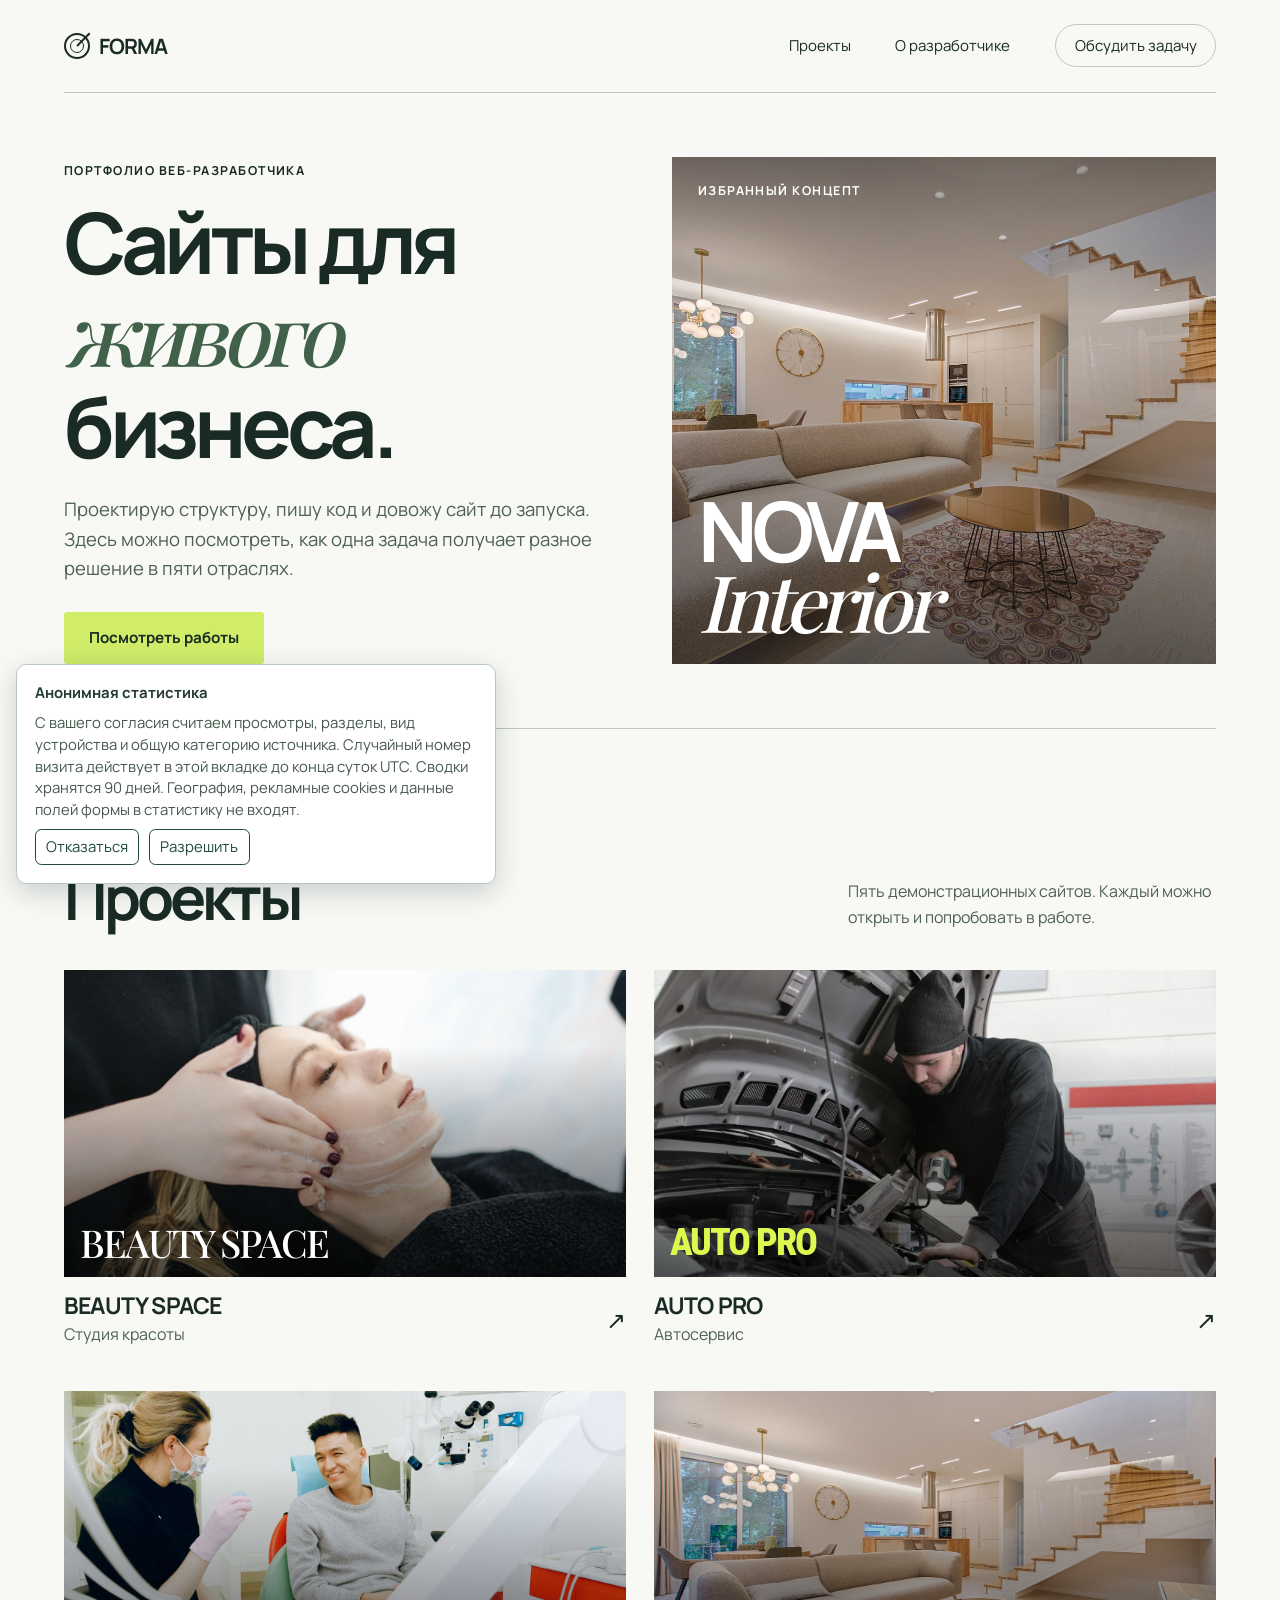
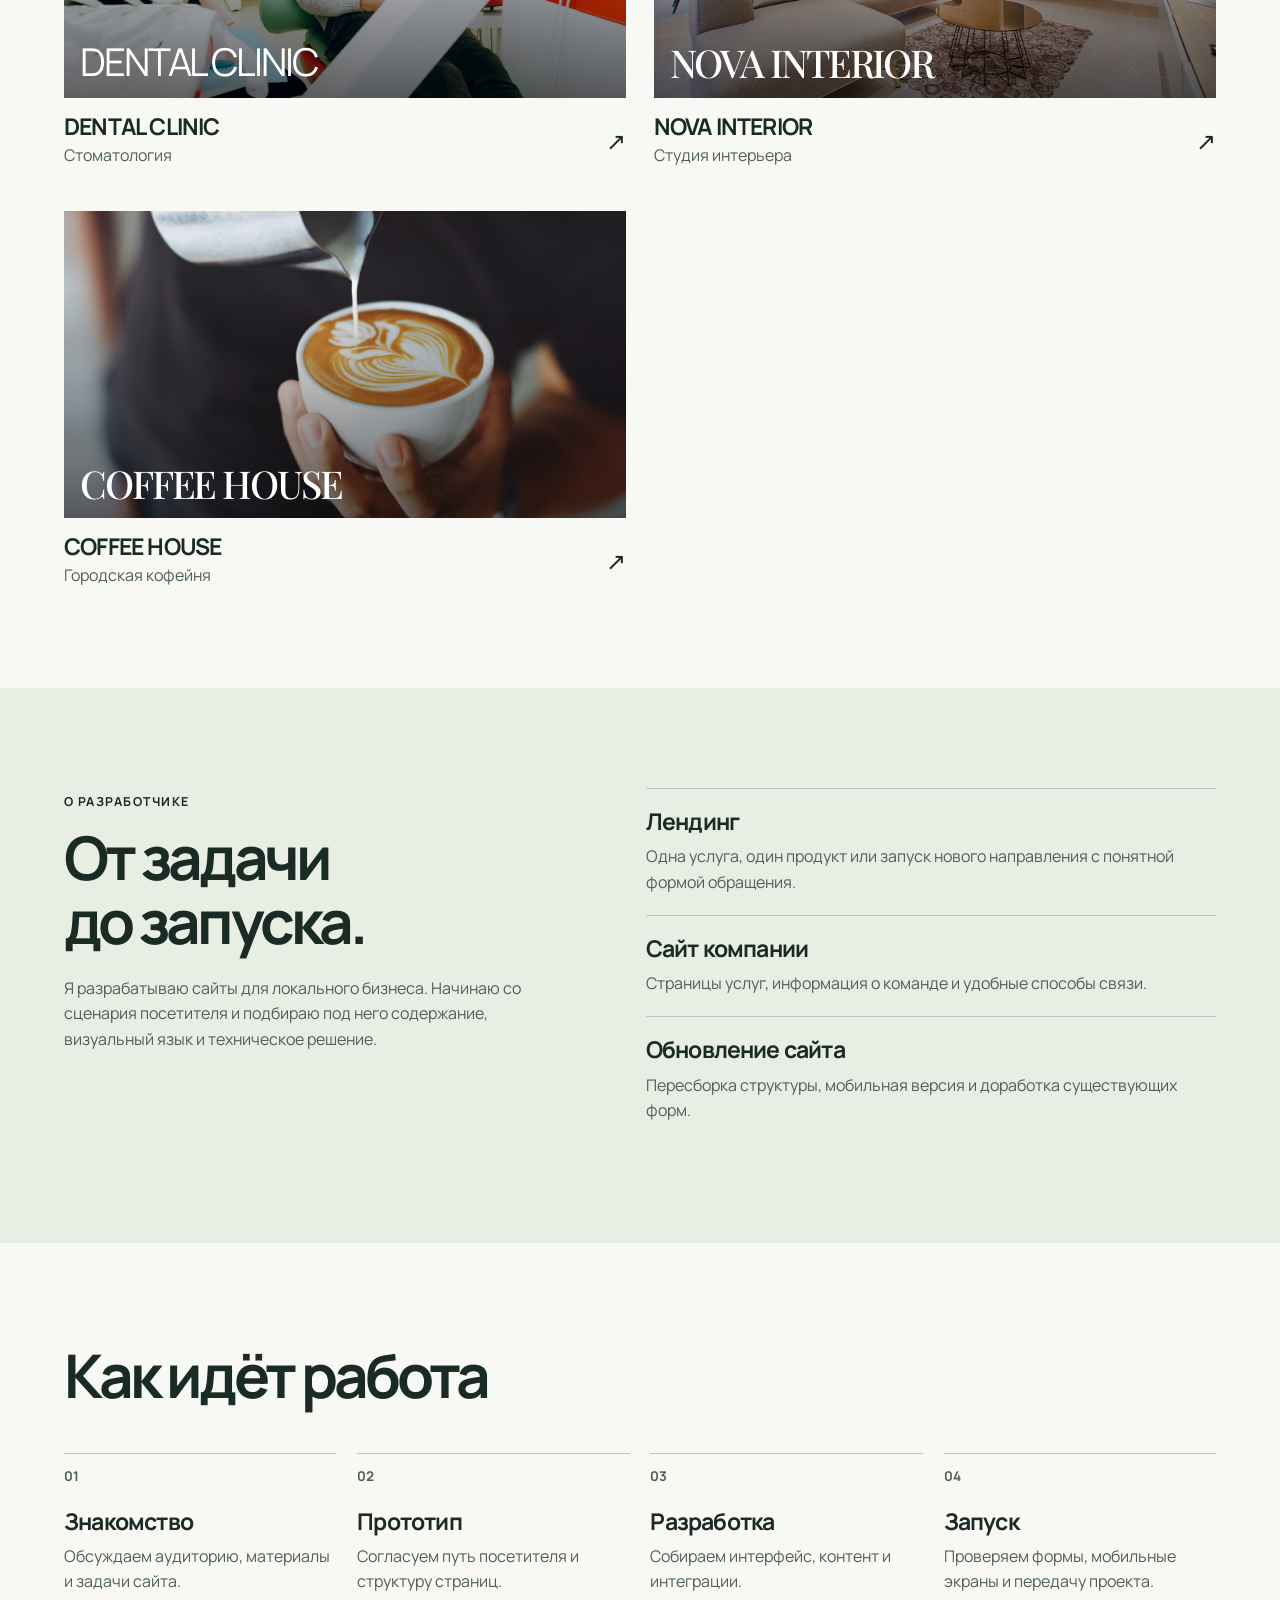
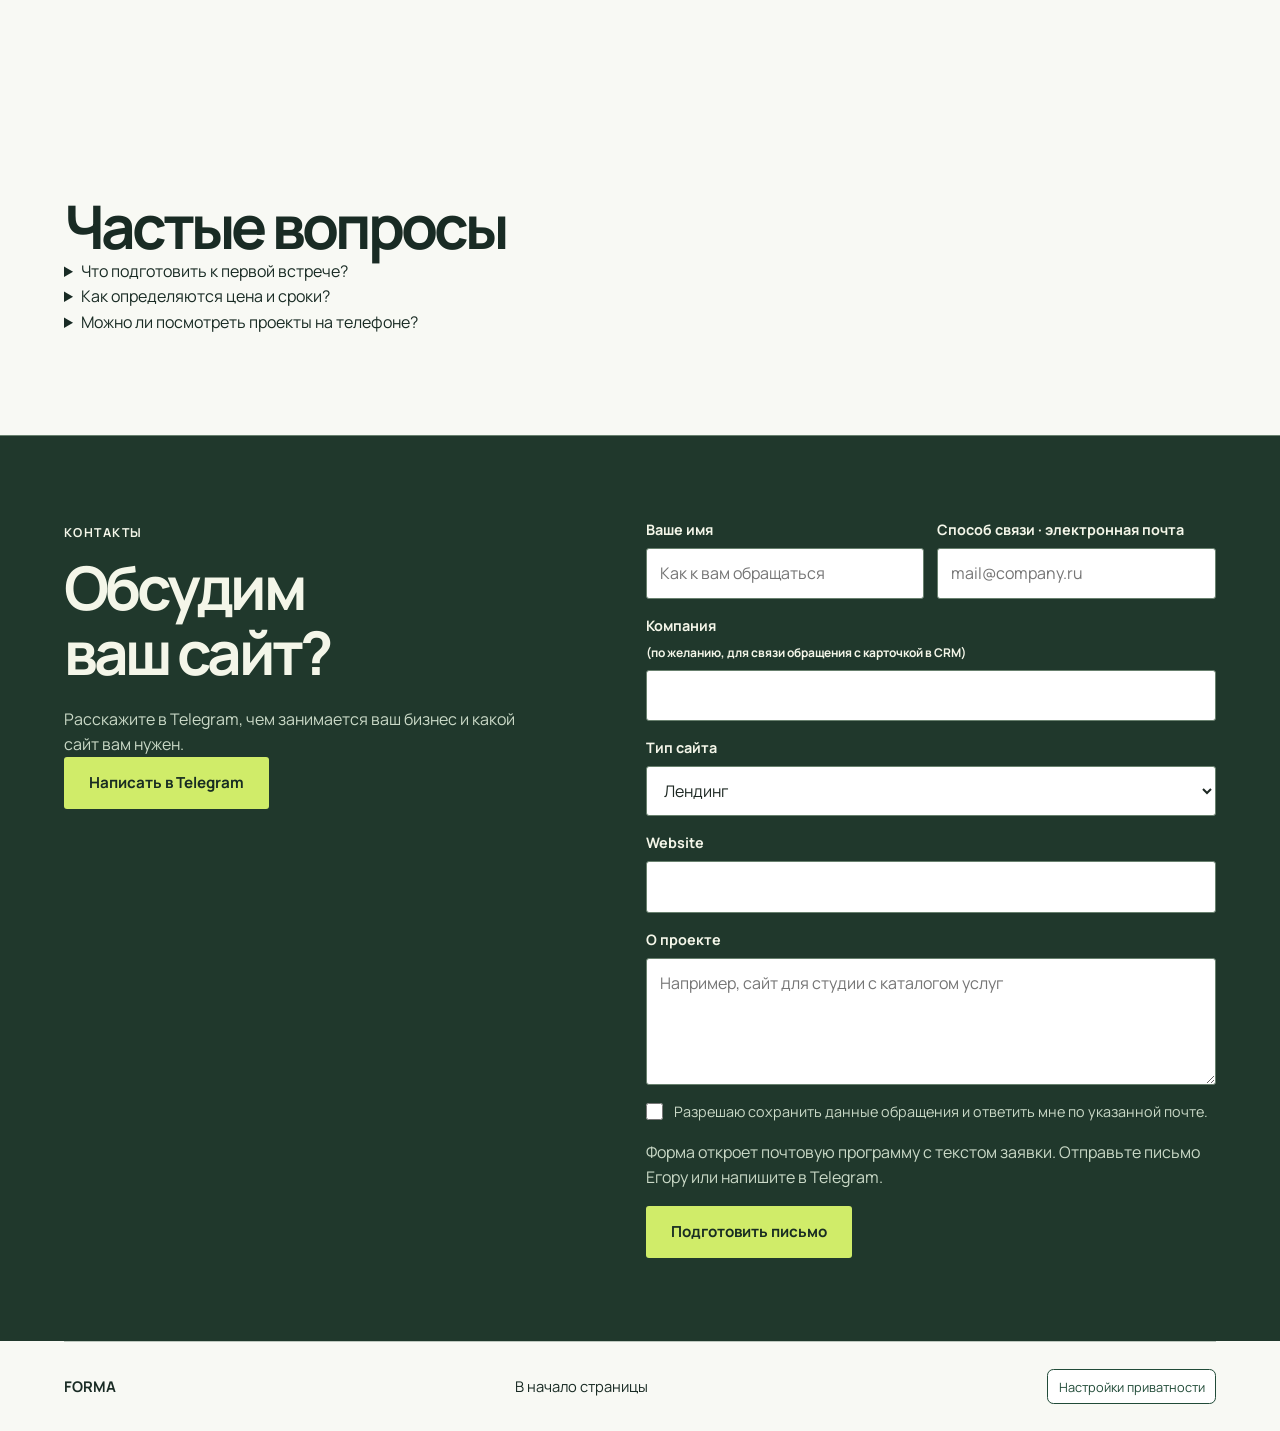
<file: index.html>
<!DOCTYPE html>

<html lang="ru"><head><meta charset="utf-8"/><meta content="width=device-width, initial-scale=1" name="viewport"/><meta content="#162821" name="theme-color"/><title>FORMA — портфолио веб-разработчика</title><meta content="Дизайн и разработка сайтов для бизнеса. Пять интерактивных концептов с разным характером." name="description"/><link href="assets/mark.svg" rel="icon" type="image/svg+xml"/><link href="assets/fonts/fonts.css" rel="stylesheet"/><link href="assets/styles.css" rel="stylesheet"/><script defer="" src="assets/forms.js"></script><meta content="FORMA — портфолио веб-разработчика" property="og:title"/><meta content="website" property="og:type"/><meta content="Проектирую структуру, пишу код и довожу сайт до запуска. Здесь можно посмотреть, как одна задача получает разное решение в пяти отраслях." property="og:description"/><meta content="https://egorkaezkv-dotcom.github.io/assets/interior.jpg" property="og:image"/><meta content="https://egorkaezkv-dotcom.github.io/" property="og:url"/><link href="https://egorkaezkv-dotcom.github.io/" rel="canonical"/></head><body class="studio"><a class="skip" href="#main">К содержанию</a><header class="wrap top"><a class="brand studio-mark" href="./"><i aria-hidden="true"></i>FORMA</a><nav aria-label="Навигация портфолио"><a href="/portfolio/">Проекты</a><a href="#studio">О разработчике</a><a class="nav-cta" href="#contact">Обсудить задачу</a></nav></header><main id="main"><section class="studio-hero wrap"><div class="hero-copy"><span class="kicker">Портфолио веб-разработчика</span><h1>Сайты для <em>живого</em> бизнеса.</h1><p>Проектирую структуру, пишу код и довожу сайт до запуска. Здесь можно посмотреть, как одна задача получает разное решение в пяти отраслях.</p><a class="button" href="#projects">Посмотреть работы</a></div><a aria-label="Открыть концепт NOVA INTERIOR" class="editorial" href="/portfolio/nova-interior/"><img alt="Интерьер светлой гостиной из концепта NOVA INTERIOR" src="assets/interior.jpg"/><span class="editorial-top">ИЗБРАННЫЙ КОНЦЕПТ</span><span class="editorial-title">NOVA<br/><i>Interior</i></span></a></section><section class="wrap section" id="projects"><div class="sectionhead"><div><span class="kicker">DEMO / CONCEPT PROJECT</span><h2>Проекты</h2></div><p>Пять демонстрационных сайтов. Каждый можно открыть и попробовать в работе.</p></div><div class="projects"><a class="project" href="/portfolio/beauty-space/"><div class="project-visual beauty"><img alt="Уход за кожей лица в салоне" loading="lazy" src="assets/beauty.jpg"/><span>BEAUTY SPACE</span></div><div class="project-caption"><div><h3>BEAUTY SPACE</h3><p>Студия красоты</p></div><span aria-hidden="true" class="open">↗</span></div></a><a class="project" href="/portfolio/auto-pro/"><div class="project-visual auto"><img alt="Механик осматривает моторный отсек автомобиля" loading="lazy" src="assets/auto.jpg"/><span>AUTO PRO</span></div><div class="project-caption"><div><h3>AUTO PRO</h3><p>Автосервис</p></div><span aria-hidden="true" class="open">↗</span></div></a><a class="project" href="/portfolio/dental-clinic/"><div class="project-visual dental"><img alt="Стоматолог беседует с пациентом в кабинете" loading="lazy" src="assets/dental.jpg"/><span>DENTAL CLINIC</span></div><div class="project-caption"><div><h3>DENTAL CLINIC</h3><p>Стоматология</p></div><span aria-hidden="true" class="open">↗</span></div></a><a class="project" href="/portfolio/nova-interior/"><div class="project-visual interior"><img alt="Светлая гостиная с деревянными деталями и открытой лестницей" loading="lazy" src="assets/interior.jpg"/><span>NOVA INTERIOR</span></div><div class="project-caption"><div><h3>NOVA INTERIOR</h3><p>Студия интерьера</p></div><span aria-hidden="true" class="open">↗</span></div></a><a class="project" href="/portfolio/coffee-house/"><div class="project-visual coffee"><img alt="Бариста наливает молоко в чашку кофе" loading="lazy" src="assets/coffee.jpg"/><span>COFFEE HOUSE</span></div><div class="project-caption"><div><h3>COFFEE HOUSE</h3><p>Городская кофейня</p></div><span aria-hidden="true" class="open">↗</span></div></a></div></section><section class="studio-story section" id="studio"><div class="wrap story-grid"><div><span class="kicker">О разработчике</span><h2>От задачи<br/>до запуска.</h2><p>Я разрабатываю сайты для локального бизнеса. Начинаю со сценария посетителя и подбираю под него содержание, визуальный язык и техническое решение.</p></div><div class="benefits"><div><h3>Лендинг</h3><p>Одна услуга, один продукт или запуск нового направления с понятной формой обращения.</p></div><div><h3>Сайт компании</h3><p>Страницы услуг, информация о команде и удобные способы связи.</p></div><div><h3>Обновление сайта</h3><p>Пересборка структуры, мобильная версия и доработка существующих форм.</p></div></div></div></section><section class="wrap section"><h2>Как идёт работа</h2><ol class="process"><li><h3>Знакомство</h3><p>Обсуждаем аудиторию, материалы и задачи сайта.</p></li><li><h3>Прототип</h3><p>Согласуем путь посетителя и структуру страниц.</p></li><li><h3>Разработка</h3><p>Собираем интерфейс, контент и интеграции.</p></li><li><h3>Запуск</h3><p>Проверяем формы, мобильные экраны и передачу проекта.</p></li></ol></section><section class="wrap section"><h2>Частые вопросы</h2><details><summary>Что подготовить к первой встрече?</summary><p>Опишите задачу, аудиторию и желаемый срок. Если есть сайт или фирменный стиль, приложите ссылки.</p></details><details><summary>Как определяются цена и сроки?</summary><p>После обсуждения структуры и функций вы получите смету и план работ до начала разработки.</p></details><details><summary>Можно ли посмотреть проекты на телефоне?</summary><p>Да. Откройте страницу проекта и перейдите к интерактивному демосайту.</p></details></section><section class="contact-section" id="contact"><div class="wrap contact-grid"><div><span class="kicker">Контакты</span><h2>Обсудим ваш сайт?</h2><p>Расскажите в Telegram, чем занимается ваш бизнес и какой сайт вам нужен.</p><a class="button" href="https://t.me/egrmsg777" rel="noopener noreferrer" target="_blank">Написать в Telegram</a></div><form action="mailto:ceo.mail.offer@gmail.com" data-inquiry=""><div class="fieldrow"><label>Ваше имя<input autocomplete="name" maxlength="80" minlength="2" name="name" placeholder="Как к вам обращаться" required=""/></label><label>Способ связи · электронная почта<input autocomplete="email" maxlength="254" name="email" placeholder="mail@company.ru" required="" type="email"/></label></div><label>Компания <small>(по желанию, для связи обращения с карточкой в CRM)</small><input autocomplete="organization" maxlength="160" name="company"/></label><label>Тип сайта<select name="kind" required=""><option>Лендинг</option><option>Сайт компании</option><option>Интернет-магазин</option><option>Обновление сайта</option></select></label><label aria-hidden="true" hidden="">Website<input autocomplete="off" name="fax" tabindex="-1"/></label><label>О проекте<textarea maxlength="2000" minlength="10" name="message" placeholder="Например, сайт для студии с каталогом услуг" required="" rows="4"></textarea></label><label class="consent"><input required="" type="checkbox"/>Разрешаю сохранить данные обращения и ответить мне по указанной почте.</label><p>Форма откроет почтовую программу с текстом заявки. Отправьте письмо Егору или напишите в Telegram.</p><button class="button">Подготовить письмо</button><output aria-live="polite"></output></form></div></section></main><footer class="wrap foot"><b>FORMA</b><a href="#main">В начало страницы</a></footer><script defer src="/assets/visits.js"></script></body></html>
</file>
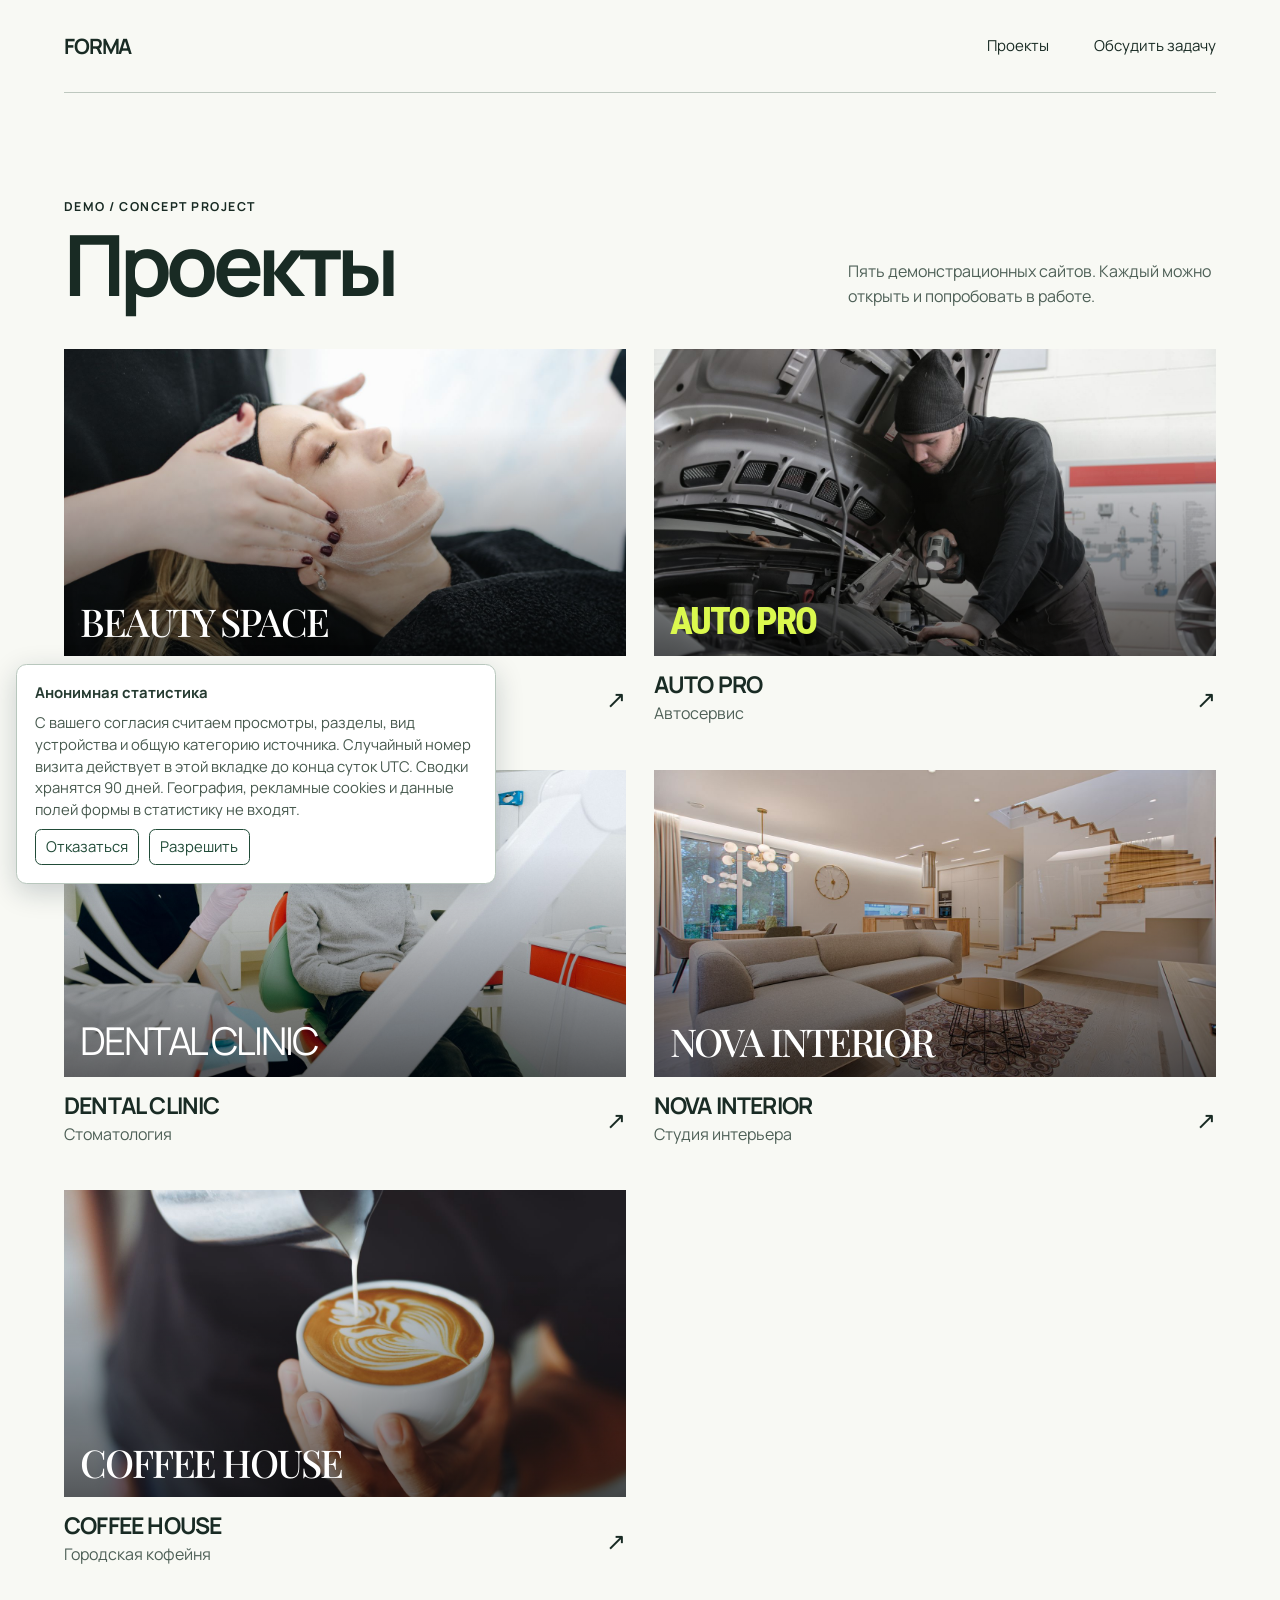
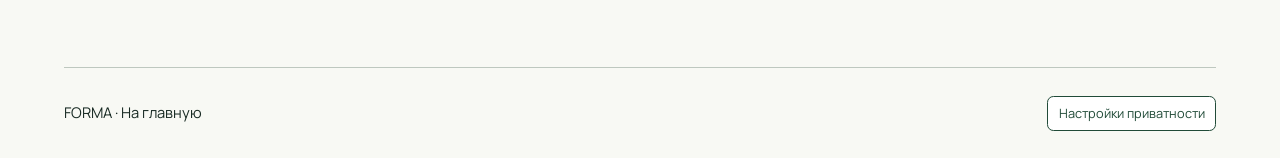
<file: portfolio/index.html>
<!DOCTYPE html>

<html lang="ru"><head><meta charset="utf-8"/><meta content="width=device-width,initial-scale=1" name="viewport"/><title>Портфолио — проекты FORMA</title><link href="/assets/fonts/fonts.css" rel="stylesheet"/><link href="/assets/styles.css" rel="stylesheet"/><meta content="Пять демонстрационных сайтов. Каждый можно открыть и попробовать в работе." name="description"/><meta content="Портфолио — проекты FORMA" property="og:title"/><meta content="website" property="og:type"/><meta content="Пять демонстрационных сайтов. Каждый можно открыть и попробовать в работе." property="og:description"/><meta content="https://egorkaezkv-dotcom.github.io/assets/beauty.jpg" property="og:image"/><meta content="https://egorkaezkv-dotcom.github.io/portfolio/" property="og:url"/><link href="https://egorkaezkv-dotcom.github.io/portfolio/" rel="canonical"/><link href="/assets/mark.svg" rel="icon"/></head><body class="studio"><header class="top wrap"><a class="brand" href="/">FORMA</a><nav><a href="/portfolio/">Проекты</a><a href="/#contact">Обсудить задачу</a></nav></header><main><section class="wrap section" id="projects"><div class="sectionhead"><div><span class="kicker">DEMO / CONCEPT PROJECT</span><h1>Проекты</h1></div><p>Пять демонстрационных сайтов. Каждый можно открыть и попробовать в работе.</p></div><div class="projects"><a class="project" href="/portfolio/beauty-space/"><div class="project-visual beauty"><img alt="Уход за кожей лица в салоне" loading="lazy" src="/assets/beauty.jpg"/><span>BEAUTY SPACE</span></div><div class="project-caption"><div><h3>BEAUTY SPACE</h3><p>Студия красоты</p></div><span aria-hidden="true" class="open">↗</span></div></a><a class="project" href="/portfolio/auto-pro/"><div class="project-visual auto"><img alt="Механик осматривает моторный отсек автомобиля" loading="lazy" src="/assets/auto.jpg"/><span>AUTO PRO</span></div><div class="project-caption"><div><h3>AUTO PRO</h3><p>Автосервис</p></div><span aria-hidden="true" class="open">↗</span></div></a><a class="project" href="/portfolio/dental-clinic/"><div class="project-visual dental"><img alt="Стоматолог беседует с пациентом в кабинете" loading="lazy" src="/assets/dental.jpg"/><span>DENTAL CLINIC</span></div><div class="project-caption"><div><h3>DENTAL CLINIC</h3><p>Стоматология</p></div><span aria-hidden="true" class="open">↗</span></div></a><a class="project" href="/portfolio/nova-interior/"><div class="project-visual interior"><img alt="Светлая гостиная с деревянными деталями и открытой лестницей" loading="lazy" src="/assets/interior.jpg"/><span>NOVA INTERIOR</span></div><div class="project-caption"><div><h3>NOVA INTERIOR</h3><p>Студия интерьера</p></div><span aria-hidden="true" class="open">↗</span></div></a><a class="project" href="/portfolio/coffee-house/"><div class="project-visual coffee"><img alt="Бариста наливает молоко в чашку кофе" loading="lazy" src="/assets/coffee.jpg"/><span>COFFEE HOUSE</span></div><div class="project-caption"><div><h3>COFFEE HOUSE</h3><p>Городская кофейня</p></div><span aria-hidden="true" class="open">↗</span></div></a></div></section></main><footer class="foot wrap"><a href="/">FORMA · На главную</a></footer><script defer src="/assets/visits.js"></script></body></html>
</file>
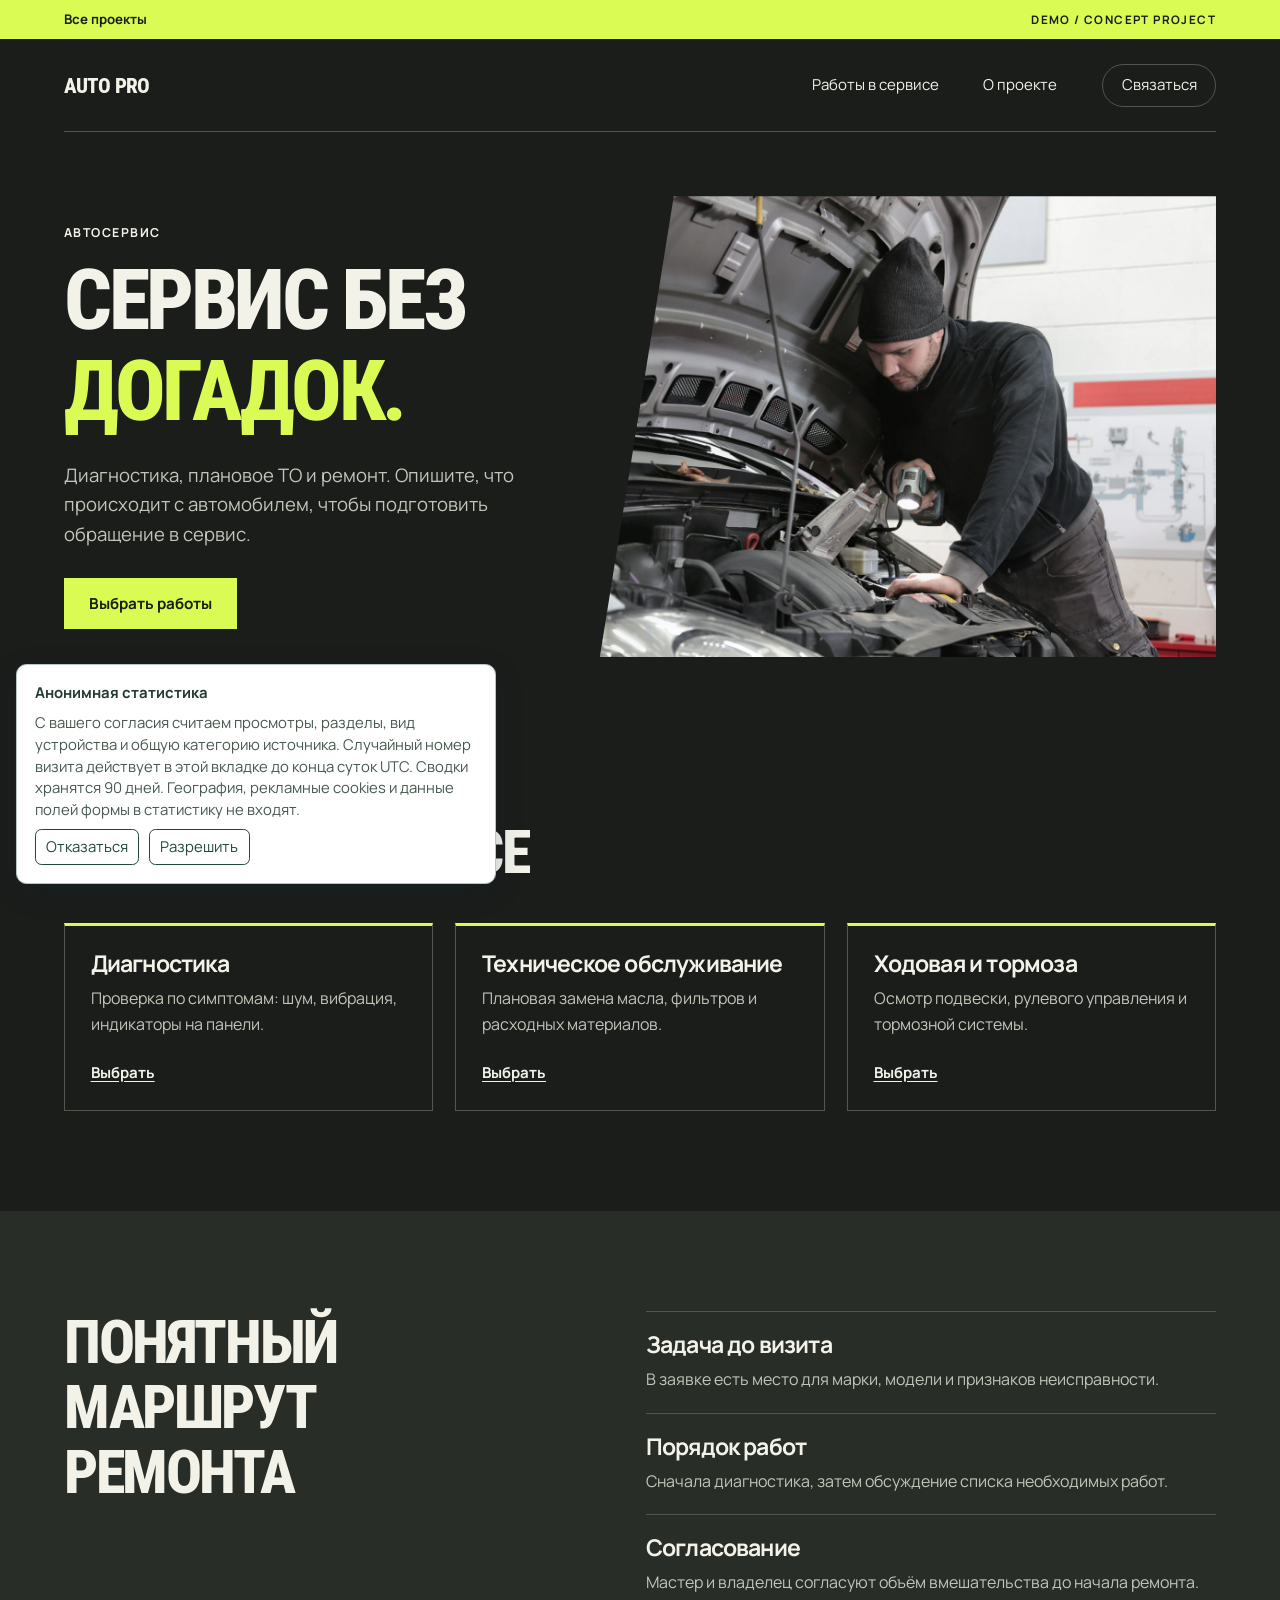
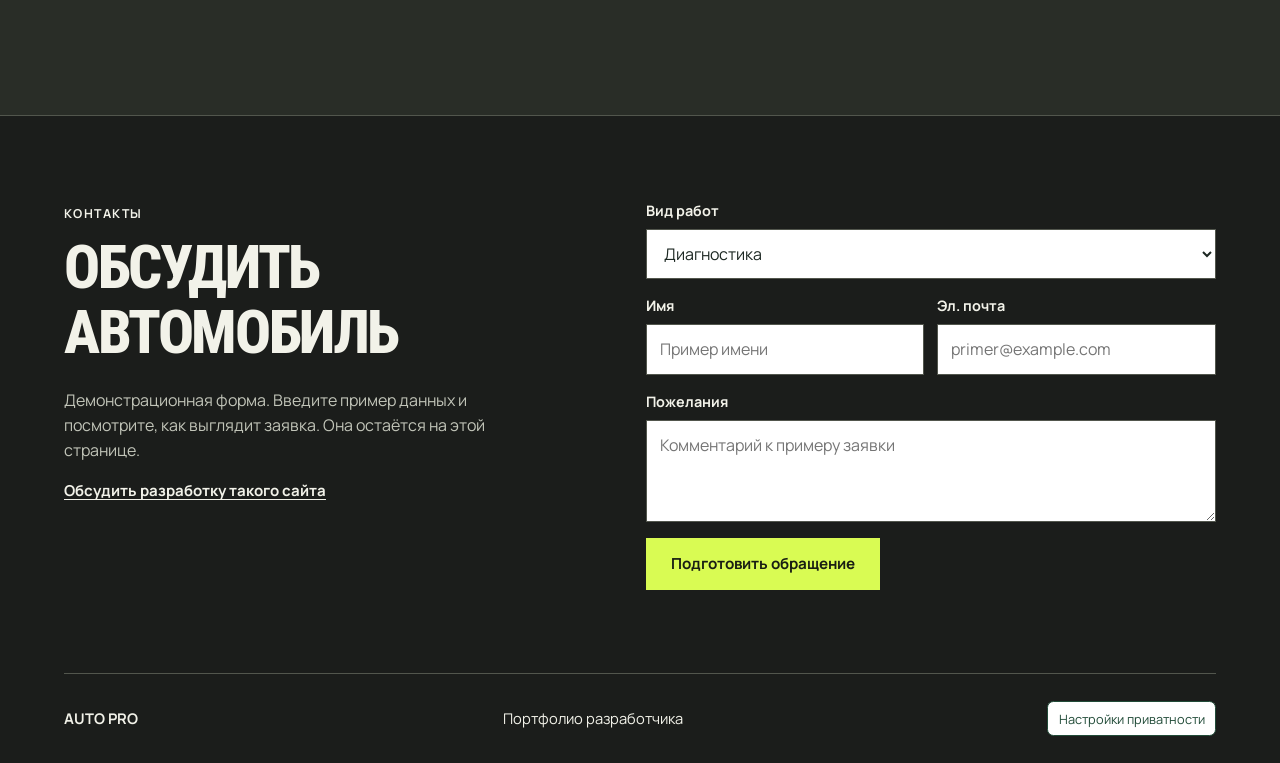
<file: demo/auto-pro/index.html>
<!DOCTYPE html>

<html lang="ru"><head><meta charset="utf-8"/><meta content="width=device-width, initial-scale=1" name="viewport"/><meta content="#162821" name="theme-color"/><title>AUTO PRO — Автосервис · Концепт</title><meta content="Диагностика, плановое ТО и ремонт. Опишите, что происходит с автомобилем, чтобы подготовить обращение в сервис." name="description"/><link href="/assets/mark.svg" rel="icon" type="image/svg+xml"/><link href="/assets/fonts/fonts.css" rel="stylesheet"/><link href="/assets/styles.css" rel="stylesheet"/><script defer="" src="/assets/forms.js"></script><meta content="AUTO PRO — Автосервис · Концепт" property="og:title"/><meta content="website" property="og:type"/><meta content="Диагностика, плановое ТО и ремонт. Опишите, что происходит с автомобилем, чтобы подготовить обращение в сервис." property="og:description"/><meta content="https://egorkaezkv-dotcom.github.io/assets/auto.jpg" property="og:image"/><meta content="https://egorkaezkv-dotcom.github.io/demo/auto-pro/" property="og:url"/><link href="https://egorkaezkv-dotcom.github.io/demo/auto-pro/" rel="canonical"/></head><body class="demo auto"><a class="skip" href="#main">К содержанию</a><div class="demobar"><div class="wrap"><a href="/portfolio/auto-pro/">Все проекты</a><span>DEMO / CONCEPT PROJECT</span></div></div><header class="wrap top"><a class="brand" href="./">AUTO PRO</a><nav aria-label="Навигация проекта"><a href="#services">Работы в сервисе</a><a href="#about">О проекте</a><a class="nav-cta" href="#contact">Связаться</a></nav></header><main id="main"><section class="concept-hero wrap"><div class="hero-copy"><div class="kicker">Автосервис</div><h1>Сервис без <em>догадок.</em></h1><p>Диагностика, плановое ТО и ремонт. Опишите, что происходит с автомобилем, чтобы подготовить обращение в сервис.</p><a class="button" href="#services">Выбрать работы</a></div><figure><img alt="Механик осматривает моторный отсек автомобиля" fetchpriority="high" src="/assets/auto.jpg"/></figure></section><section class="wrap section" id="services"><h2>Работы в сервисе</h2><div class="services"><article class="service"><h3>Диагностика</h3><p>Проверка по симптомам: шум, вибрация, индикаторы на панели.</p><a class="textlink choose" data-choice="0" href="#contact">Выбрать</a></article><article class="service"><h3>Техническое обслуживание</h3><p>Плановая замена масла, фильтров и расходных материалов.</p><a class="textlink choose" data-choice="1" href="#contact">Выбрать</a></article><article class="service"><h3>Ходовая и тормоза</h3><p>Осмотр подвески, рулевого управления и тормозной системы.</p><a class="textlink choose" data-choice="2" href="#contact">Выбрать</a></article></div></section><section class="story section" id="about"><div class="wrap story-grid"><h2>Понятный маршрут ремонта</h2><div class="benefits"><div><h3>Задача до визита</h3><p>В заявке есть место для марки, модели и признаков неисправности.</p></div><div><h3>Порядок работ</h3><p>Сначала диагностика, затем обсуждение списка необходимых работ.</p></div><div><h3>Согласование</h3><p>Мастер и владелец согласуют объём вмешательства до начала ремонта.</p></div></div></div></section><section class="contact-section" id="contact"><div class="wrap contact-grid"><div><span class="kicker">Контакты</span><h2>Обсудить автомобиль</h2><p>Демонстрационная форма. Введите пример данных и посмотрите, как выглядит заявка. Она остаётся на этой странице.</p><a class="textlink" href="/#contact">Обсудить разработку такого сайта</a></div><form data-demo=""><label>Вид работ<select name="service"><option>Диагностика</option><option>Техническое обслуживание</option><option>Ходовая и тормоза</option></select></label><div class="fieldrow"><label>Имя<input autocomplete="off" maxlength="80" name="name" placeholder="Пример имени" required=""/></label><label>Эл. почта<input autocomplete="off" maxlength="254" name="email" placeholder="primer@example.com" required="" type="email"/></label></div><label>Пожелания<textarea maxlength="600" name="message" placeholder="Комментарий к примеру заявки" rows="3"></textarea></label><button class="button">Подготовить обращение</button><output aria-live="polite"></output></form></div></section></main><footer class="wrap foot"><b>AUTO PRO</b><a href="/portfolio/auto-pro/">Портфолио разработчика</a></footer><script defer src="/assets/visits.js"></script></body></html>
</file>
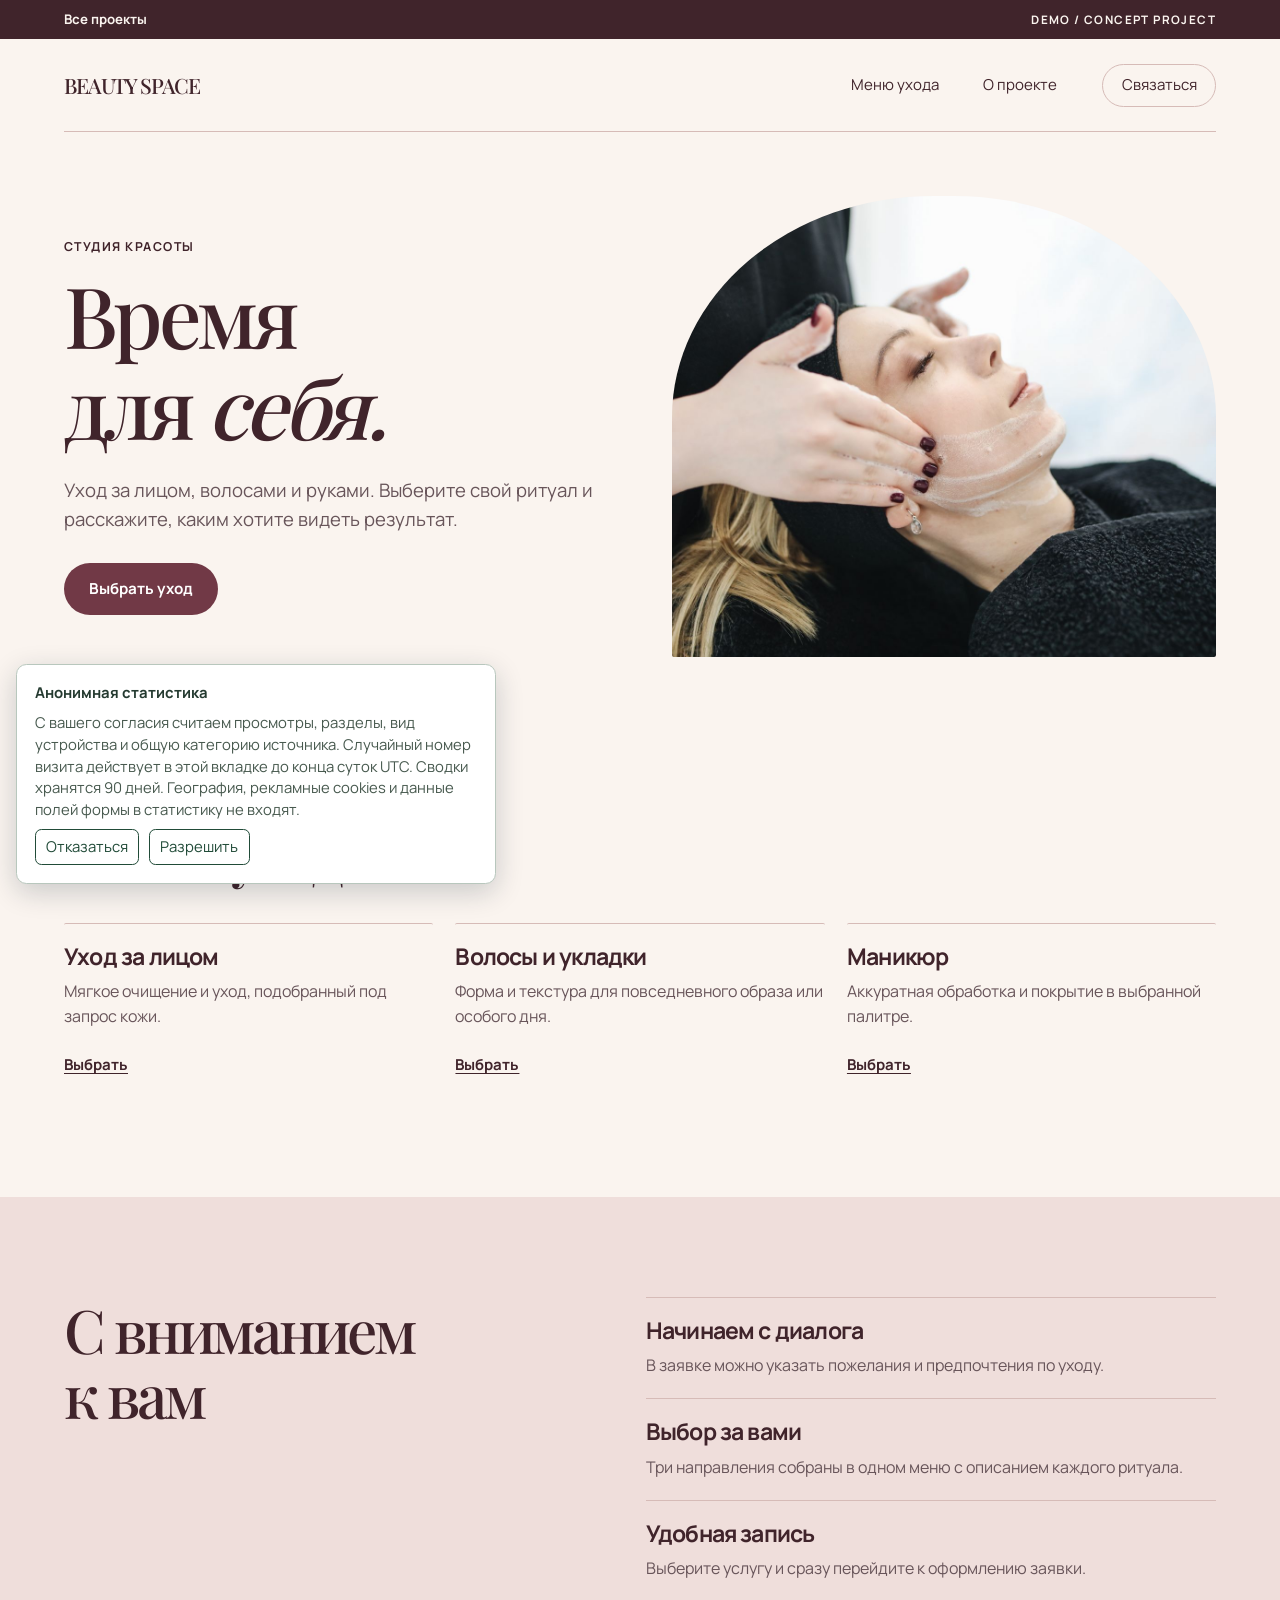
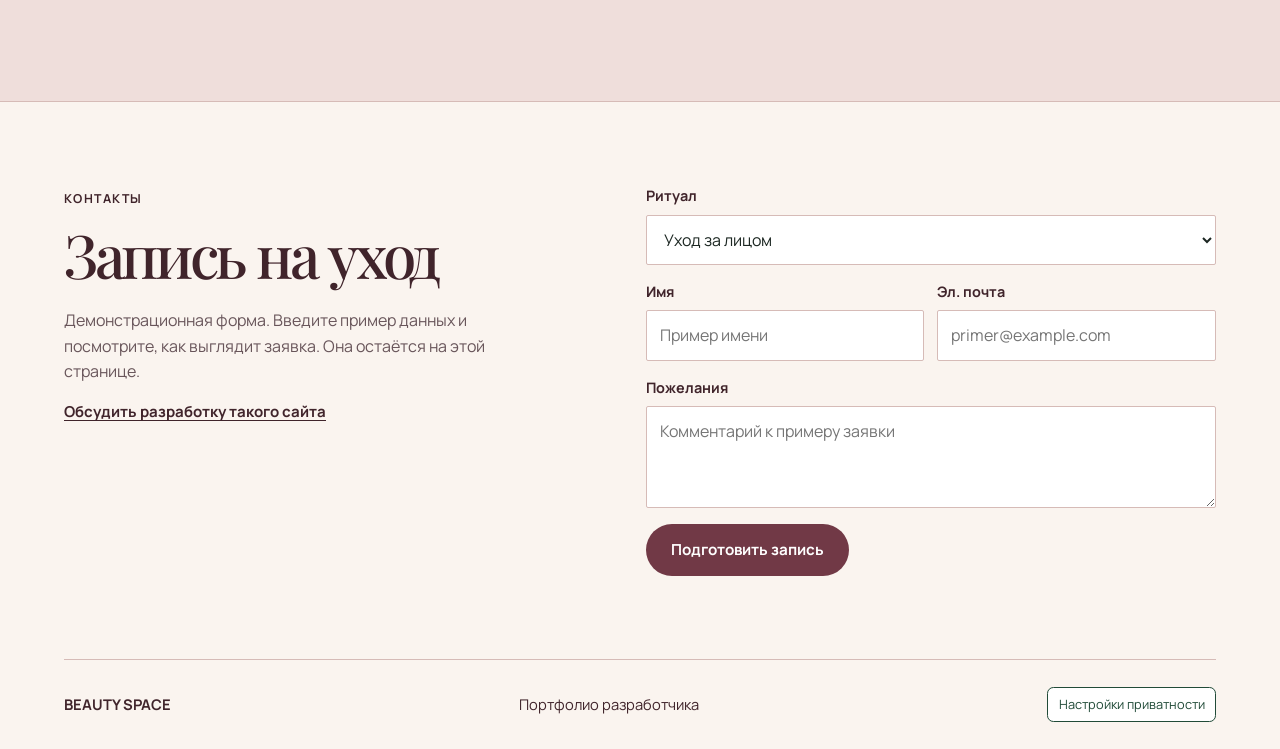
<file: demo/beauty-space/index.html>
<!DOCTYPE html>

<html lang="ru"><head><meta charset="utf-8"/><meta content="width=device-width, initial-scale=1" name="viewport"/><meta content="#162821" name="theme-color"/><title>BEAUTY SPACE — Студия красоты · Концепт</title><meta content="Уход за лицом, волосами и руками. Выберите свой ритуал и расскажите, каким хотите видеть результат." name="description"/><link href="/assets/mark.svg" rel="icon" type="image/svg+xml"/><link href="/assets/fonts/fonts.css" rel="stylesheet"/><link href="/assets/styles.css" rel="stylesheet"/><script defer="" src="/assets/forms.js"></script><meta content="BEAUTY SPACE — Студия красоты · Концепт" property="og:title"/><meta content="website" property="og:type"/><meta content="Уход за лицом, волосами и руками. Выберите свой ритуал и расскажите, каким хотите видеть результат." property="og:description"/><meta content="https://egorkaezkv-dotcom.github.io/assets/beauty.jpg" property="og:image"/><meta content="https://egorkaezkv-dotcom.github.io/demo/beauty-space/" property="og:url"/><link href="https://egorkaezkv-dotcom.github.io/demo/beauty-space/" rel="canonical"/></head><body class="demo beauty"><a class="skip" href="#main">К содержанию</a><div class="demobar"><div class="wrap"><a href="/portfolio/beauty-space/">Все проекты</a><span>DEMO / CONCEPT PROJECT</span></div></div><header class="wrap top"><a class="brand" href="./">BEAUTY SPACE</a><nav aria-label="Навигация проекта"><a href="#services">Меню ухода</a><a href="#about">О проекте</a><a class="nav-cta" href="#contact">Связаться</a></nav></header><main id="main"><section class="concept-hero wrap"><div class="hero-copy"><div class="kicker">Студия красоты</div><h1>Время для <em>себя.</em></h1><p>Уход за лицом, волосами и руками. Выберите свой ритуал и расскажите, каким хотите видеть результат.</p><a class="button" href="#services">Выбрать уход</a></div><figure><img alt="Уход за кожей лица в салоне" fetchpriority="high" src="/assets/beauty.jpg"/></figure></section><section class="wrap section" id="services"><h2>Меню ухода</h2><div class="services"><article class="service"><h3>Уход за лицом</h3><p>Мягкое очищение и уход, подобранный под запрос кожи.</p><a class="textlink choose" data-choice="0" href="#contact">Выбрать</a></article><article class="service"><h3>Волосы и укладки</h3><p>Форма и текстура для повседневного образа или особого дня.</p><a class="textlink choose" data-choice="1" href="#contact">Выбрать</a></article><article class="service"><h3>Маникюр</h3><p>Аккуратная обработка и покрытие в выбранной палитре.</p><a class="textlink choose" data-choice="2" href="#contact">Выбрать</a></article></div></section><section class="story section" id="about"><div class="wrap story-grid"><h2>С вниманием к вам</h2><div class="benefits"><div><h3>Начинаем с диалога</h3><p>В заявке можно указать пожелания и предпочтения по уходу.</p></div><div><h3>Выбор за вами</h3><p>Три направления собраны в одном меню с описанием каждого ритуала.</p></div><div><h3>Удобная запись</h3><p>Выберите услугу и сразу перейдите к оформлению заявки.</p></div></div></div></section><section class="contact-section" id="contact"><div class="wrap contact-grid"><div><span class="kicker">Контакты</span><h2>Запись на уход</h2><p>Демонстрационная форма. Введите пример данных и посмотрите, как выглядит заявка. Она остаётся на этой странице.</p><a class="textlink" href="/#contact">Обсудить разработку такого сайта</a></div><form data-demo=""><label>Ритуал<select name="service"><option>Уход за лицом</option><option>Волосы и укладки</option><option>Маникюр</option></select></label><div class="fieldrow"><label>Имя<input autocomplete="off" maxlength="80" name="name" placeholder="Пример имени" required=""/></label><label>Эл. почта<input autocomplete="off" maxlength="254" name="email" placeholder="primer@example.com" required="" type="email"/></label></div><label>Пожелания<textarea maxlength="600" name="message" placeholder="Комментарий к примеру заявки" rows="3"></textarea></label><button class="button">Подготовить запись</button><output aria-live="polite"></output></form></div></section></main><footer class="wrap foot"><b>BEAUTY SPACE</b><a href="/portfolio/beauty-space/">Портфолио разработчика</a></footer><script defer src="/assets/visits.js"></script></body></html>
</file>
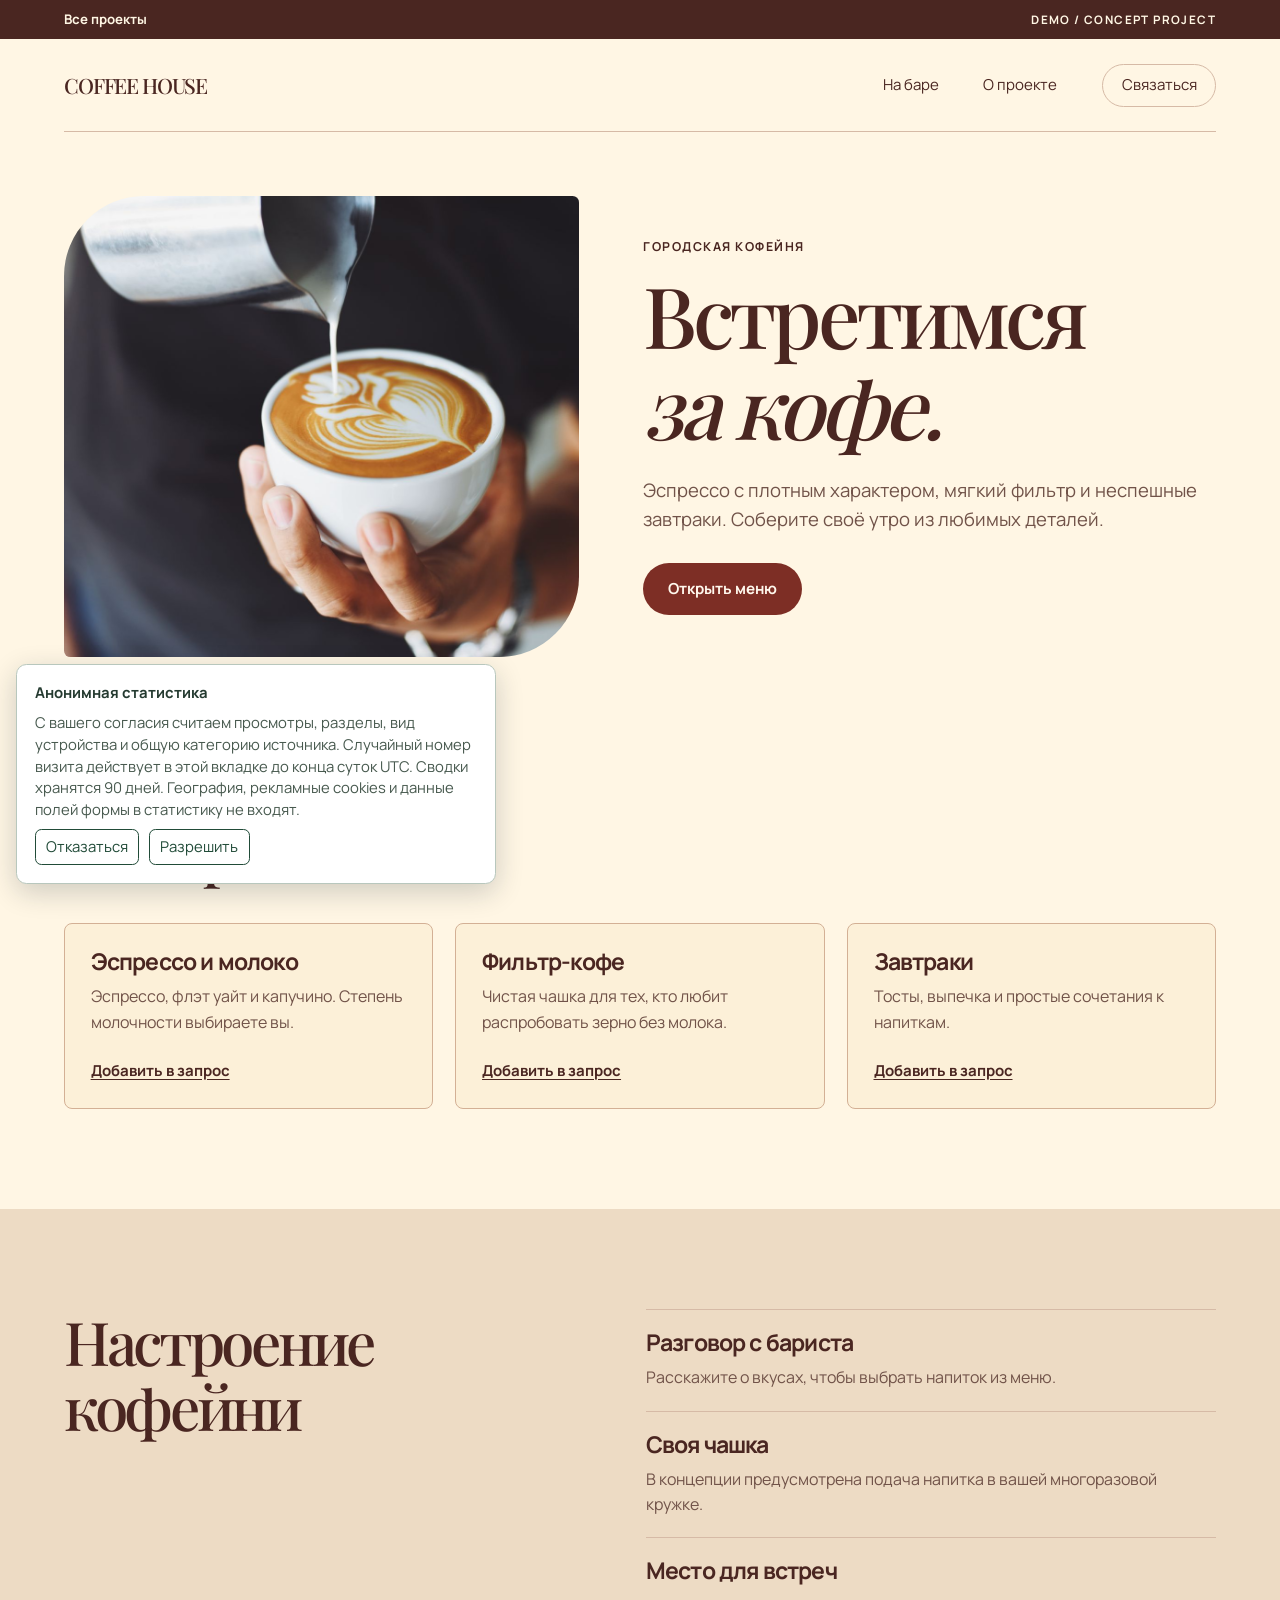
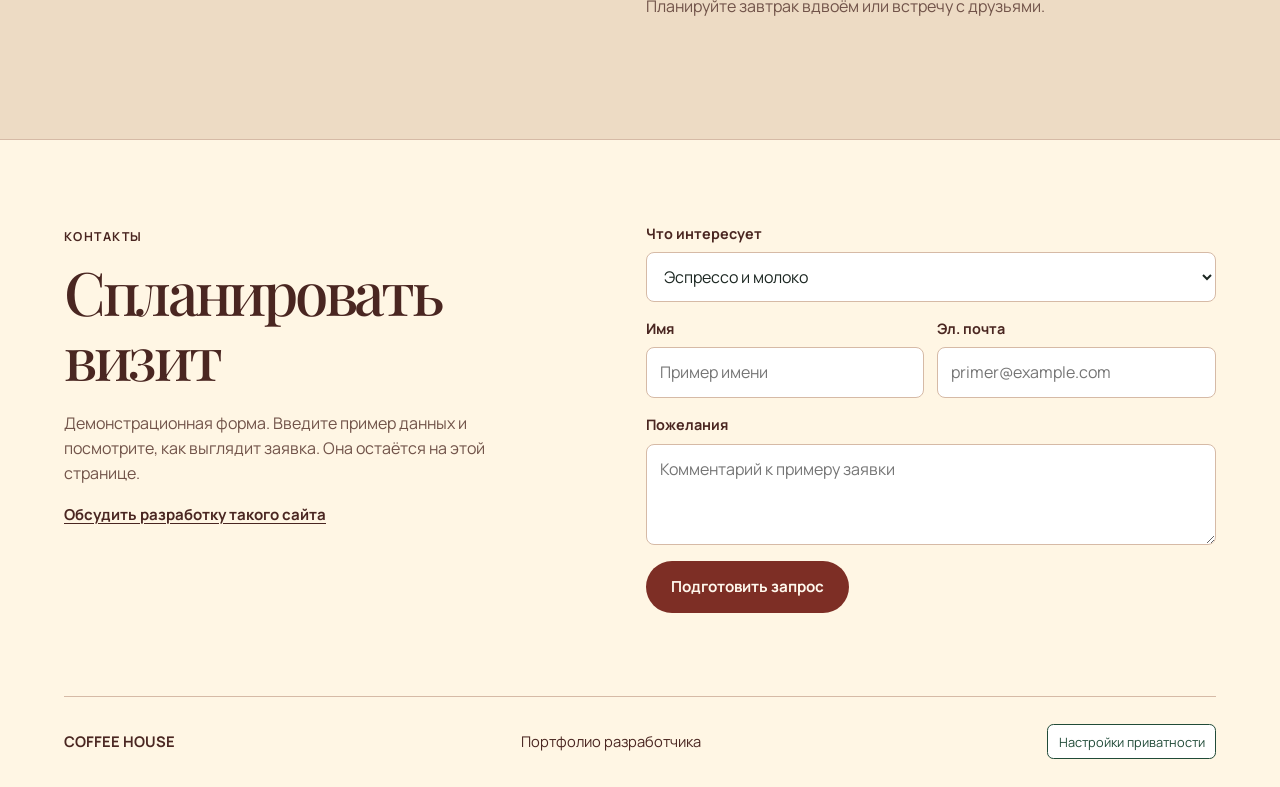
<file: demo/coffee-house/index.html>
<!DOCTYPE html>

<html lang="ru"><head><meta charset="utf-8"/><meta content="width=device-width, initial-scale=1" name="viewport"/><meta content="#162821" name="theme-color"/><title>COFFEE HOUSE — Городская кофейня · Концепт</title><meta content="Эспрессо с плотным характером, мягкий фильтр и неспешные завтраки. Соберите своё утро из любимых деталей." name="description"/><link href="/assets/mark.svg" rel="icon" type="image/svg+xml"/><link href="/assets/fonts/fonts.css" rel="stylesheet"/><link href="/assets/styles.css" rel="stylesheet"/><script defer="" src="/assets/forms.js"></script><meta content="COFFEE HOUSE — Городская кофейня · Концепт" property="og:title"/><meta content="website" property="og:type"/><meta content="Эспрессо с плотным характером, мягкий фильтр и неспешные завтраки. Соберите своё утро из любимых деталей." property="og:description"/><meta content="https://egorkaezkv-dotcom.github.io/assets/coffee.jpg" property="og:image"/><meta content="https://egorkaezkv-dotcom.github.io/demo/coffee-house/" property="og:url"/><link href="https://egorkaezkv-dotcom.github.io/demo/coffee-house/" rel="canonical"/></head><body class="demo coffee"><a class="skip" href="#main">К содержанию</a><div class="demobar"><div class="wrap"><a href="/portfolio/coffee-house/">Все проекты</a><span>DEMO / CONCEPT PROJECT</span></div></div><header class="wrap top"><a class="brand" href="./">COFFEE HOUSE</a><nav aria-label="Навигация проекта"><a href="#services">На баре</a><a href="#about">О проекте</a><a class="nav-cta" href="#contact">Связаться</a></nav></header><main id="main"><section class="concept-hero wrap"><div class="hero-copy"><div class="kicker">Городская кофейня</div><h1>Встретимся <em>за кофе.</em></h1><p>Эспрессо с плотным характером, мягкий фильтр и неспешные завтраки. Соберите своё утро из любимых деталей.</p><a class="button" href="#services">Открыть меню</a></div><figure><img alt="Бариста наливает молоко в чашку кофе" fetchpriority="high" src="/assets/coffee.jpg"/></figure></section><section class="wrap section" id="services"><h2>На баре</h2><div class="services"><article class="service"><h3>Эспрессо и молоко</h3><p>Эспрессо, флэт уайт и капучино. Степень молочности выбираете вы.</p><a class="textlink choose" data-choice="0" href="#contact">Добавить в запрос</a></article><article class="service"><h3>Фильтр-кофе</h3><p>Чистая чашка для тех, кто любит распробовать зерно без молока.</p><a class="textlink choose" data-choice="1" href="#contact">Добавить в запрос</a></article><article class="service"><h3>Завтраки</h3><p>Тосты, выпечка и простые сочетания к напиткам.</p><a class="textlink choose" data-choice="2" href="#contact">Добавить в запрос</a></article></div></section><section class="story section" id="about"><div class="wrap story-grid"><h2>Настроение кофейни</h2><div class="benefits"><div><h3>Разговор с бариста</h3><p>Расскажите о вкусах, чтобы выбрать напиток из меню.</p></div><div><h3>Своя чашка</h3><p>В концепции предусмотрена подача напитка в вашей многоразовой кружке.</p></div><div><h3>Место для встреч</h3><p>Планируйте завтрак вдвоём или встречу с друзьями.</p></div></div></div></section><section class="contact-section" id="contact"><div class="wrap contact-grid"><div><span class="kicker">Контакты</span><h2>Спланировать визит</h2><p>Демонстрационная форма. Введите пример данных и посмотрите, как выглядит заявка. Она остаётся на этой странице.</p><a class="textlink" href="/#contact">Обсудить разработку такого сайта</a></div><form data-demo=""><label>Что интересует<select name="service"><option>Эспрессо и молоко</option><option>Фильтр-кофе</option><option>Завтраки</option></select></label><div class="fieldrow"><label>Имя<input autocomplete="off" maxlength="80" name="name" placeholder="Пример имени" required=""/></label><label>Эл. почта<input autocomplete="off" maxlength="254" name="email" placeholder="primer@example.com" required="" type="email"/></label></div><label>Пожелания<textarea maxlength="600" name="message" placeholder="Комментарий к примеру заявки" rows="3"></textarea></label><button class="button">Подготовить запрос</button><output aria-live="polite"></output></form></div></section></main><footer class="wrap foot"><b>COFFEE HOUSE</b><a href="/portfolio/coffee-house/">Портфолио разработчика</a></footer><script defer src="/assets/visits.js"></script></body></html>
</file>
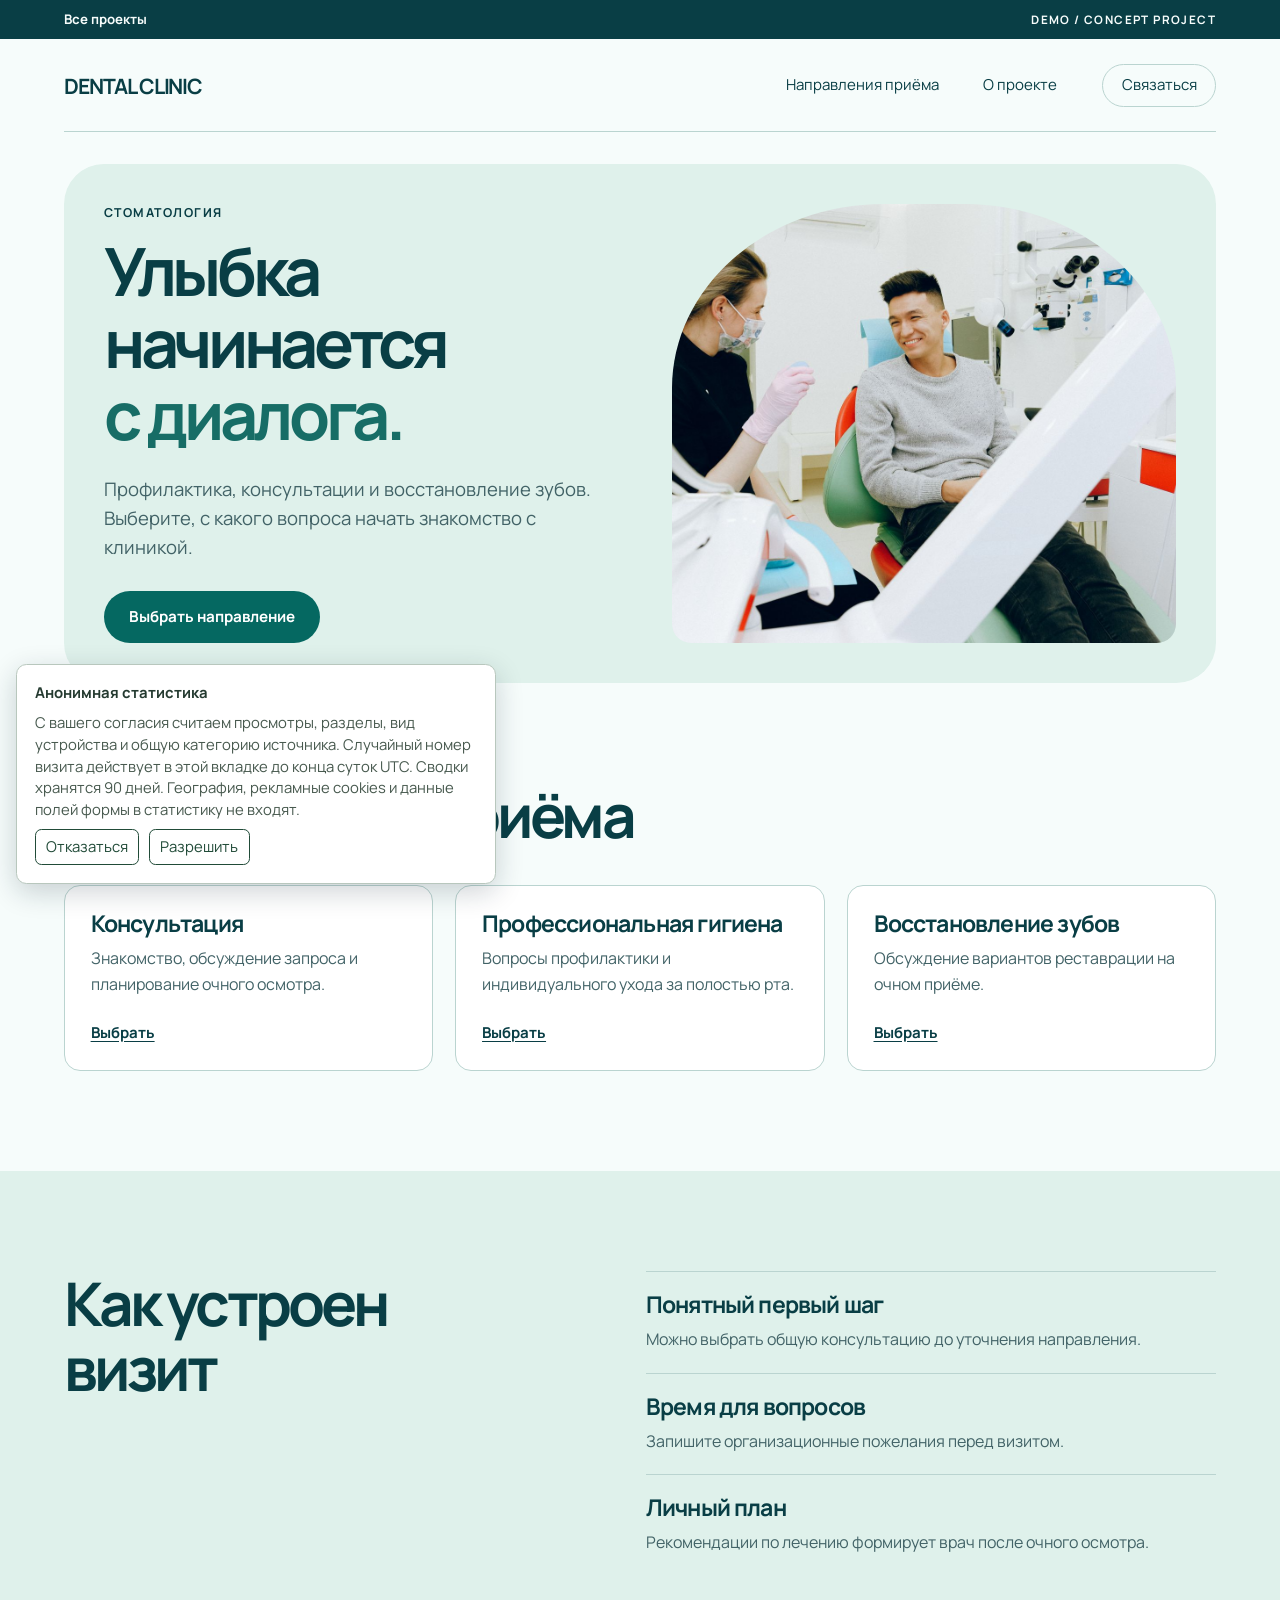
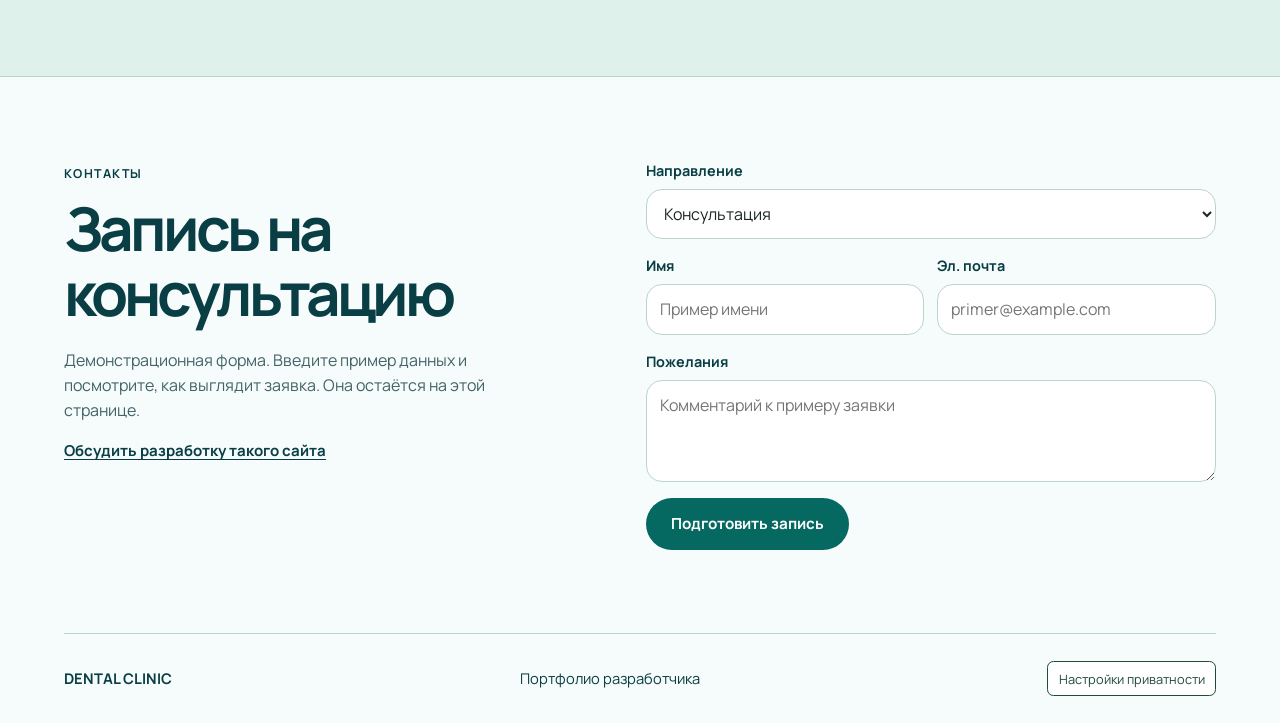
<file: demo/dental-clinic/index.html>
<!DOCTYPE html>

<html lang="ru"><head><meta charset="utf-8"/><meta content="width=device-width, initial-scale=1" name="viewport"/><meta content="#162821" name="theme-color"/><title>DENTAL CLINIC — Стоматология · Концепт</title><meta content="Профилактика, консультации и восстановление зубов. Выберите, с какого вопроса начать знакомство с клиникой." name="description"/><link href="/assets/mark.svg" rel="icon" type="image/svg+xml"/><link href="/assets/fonts/fonts.css" rel="stylesheet"/><link href="/assets/styles.css" rel="stylesheet"/><script defer="" src="/assets/forms.js"></script><meta content="DENTAL CLINIC — Стоматология · Концепт" property="og:title"/><meta content="website" property="og:type"/><meta content="Профилактика, консультации и восстановление зубов. Выберите, с какого вопроса начать знакомство с клиникой." property="og:description"/><meta content="https://egorkaezkv-dotcom.github.io/assets/dental.jpg" property="og:image"/><meta content="https://egorkaezkv-dotcom.github.io/demo/dental-clinic/" property="og:url"/><link href="https://egorkaezkv-dotcom.github.io/demo/dental-clinic/" rel="canonical"/></head><body class="demo dental"><a class="skip" href="#main">К содержанию</a><div class="demobar"><div class="wrap"><a href="/portfolio/dental-clinic/">Все проекты</a><span>DEMO / CONCEPT PROJECT</span></div></div><header class="wrap top"><a class="brand" href="./">DENTAL CLINIC</a><nav aria-label="Навигация проекта"><a href="#services">Направления приёма</a><a href="#about">О проекте</a><a class="nav-cta" href="#contact">Связаться</a></nav></header><main id="main"><section class="concept-hero wrap"><div class="hero-copy"><div class="kicker">Стоматология</div><h1>Улыбка начинается <em>с диалога.</em></h1><p>Профилактика, консультации и восстановление зубов. Выберите, с какого вопроса начать знакомство с клиникой.</p><a class="button" href="#services">Выбрать направление</a></div><figure><img alt="Стоматолог беседует с пациентом в кабинете" fetchpriority="high" src="/assets/dental.jpg"/></figure></section><section class="wrap section" id="services"><h2>Направления приёма</h2><div class="services"><article class="service"><h3>Консультация</h3><p>Знакомство, обсуждение запроса и планирование очного осмотра.</p><a class="textlink choose" data-choice="0" href="#contact">Выбрать</a></article><article class="service"><h3>Профессиональная гигиена</h3><p>Вопросы профилактики и индивидуального ухода за полостью рта.</p><a class="textlink choose" data-choice="1" href="#contact">Выбрать</a></article><article class="service"><h3>Восстановление зубов</h3><p>Обсуждение вариантов реставрации на очном приёме.</p><a class="textlink choose" data-choice="2" href="#contact">Выбрать</a></article></div></section><section class="story section" id="about"><div class="wrap story-grid"><h2>Как устроен визит</h2><div class="benefits"><div><h3>Понятный первый шаг</h3><p>Можно выбрать общую консультацию до уточнения направления.</p></div><div><h3>Время для вопросов</h3><p>Запишите организационные пожелания перед визитом.</p></div><div><h3>Личный план</h3><p>Рекомендации по лечению формирует врач после очного осмотра.</p></div></div></div></section><section class="contact-section" id="contact"><div class="wrap contact-grid"><div><span class="kicker">Контакты</span><h2>Запись на консультацию</h2><p>Демонстрационная форма. Введите пример данных и посмотрите, как выглядит заявка. Она остаётся на этой странице.</p><a class="textlink" href="/#contact">Обсудить разработку такого сайта</a></div><form data-demo=""><label>Направление<select name="service"><option>Консультация</option><option>Профессиональная гигиена</option><option>Восстановление зубов</option></select></label><div class="fieldrow"><label>Имя<input autocomplete="off" maxlength="80" name="name" placeholder="Пример имени" required=""/></label><label>Эл. почта<input autocomplete="off" maxlength="254" name="email" placeholder="primer@example.com" required="" type="email"/></label></div><label>Пожелания<textarea maxlength="600" name="message" placeholder="Комментарий к примеру заявки" rows="3"></textarea></label><button class="button">Подготовить запись</button><output aria-live="polite"></output></form></div></section></main><footer class="wrap foot"><b>DENTAL CLINIC</b><a href="/portfolio/dental-clinic/">Портфолио разработчика</a></footer><script defer src="/assets/visits.js"></script></body></html>
</file>
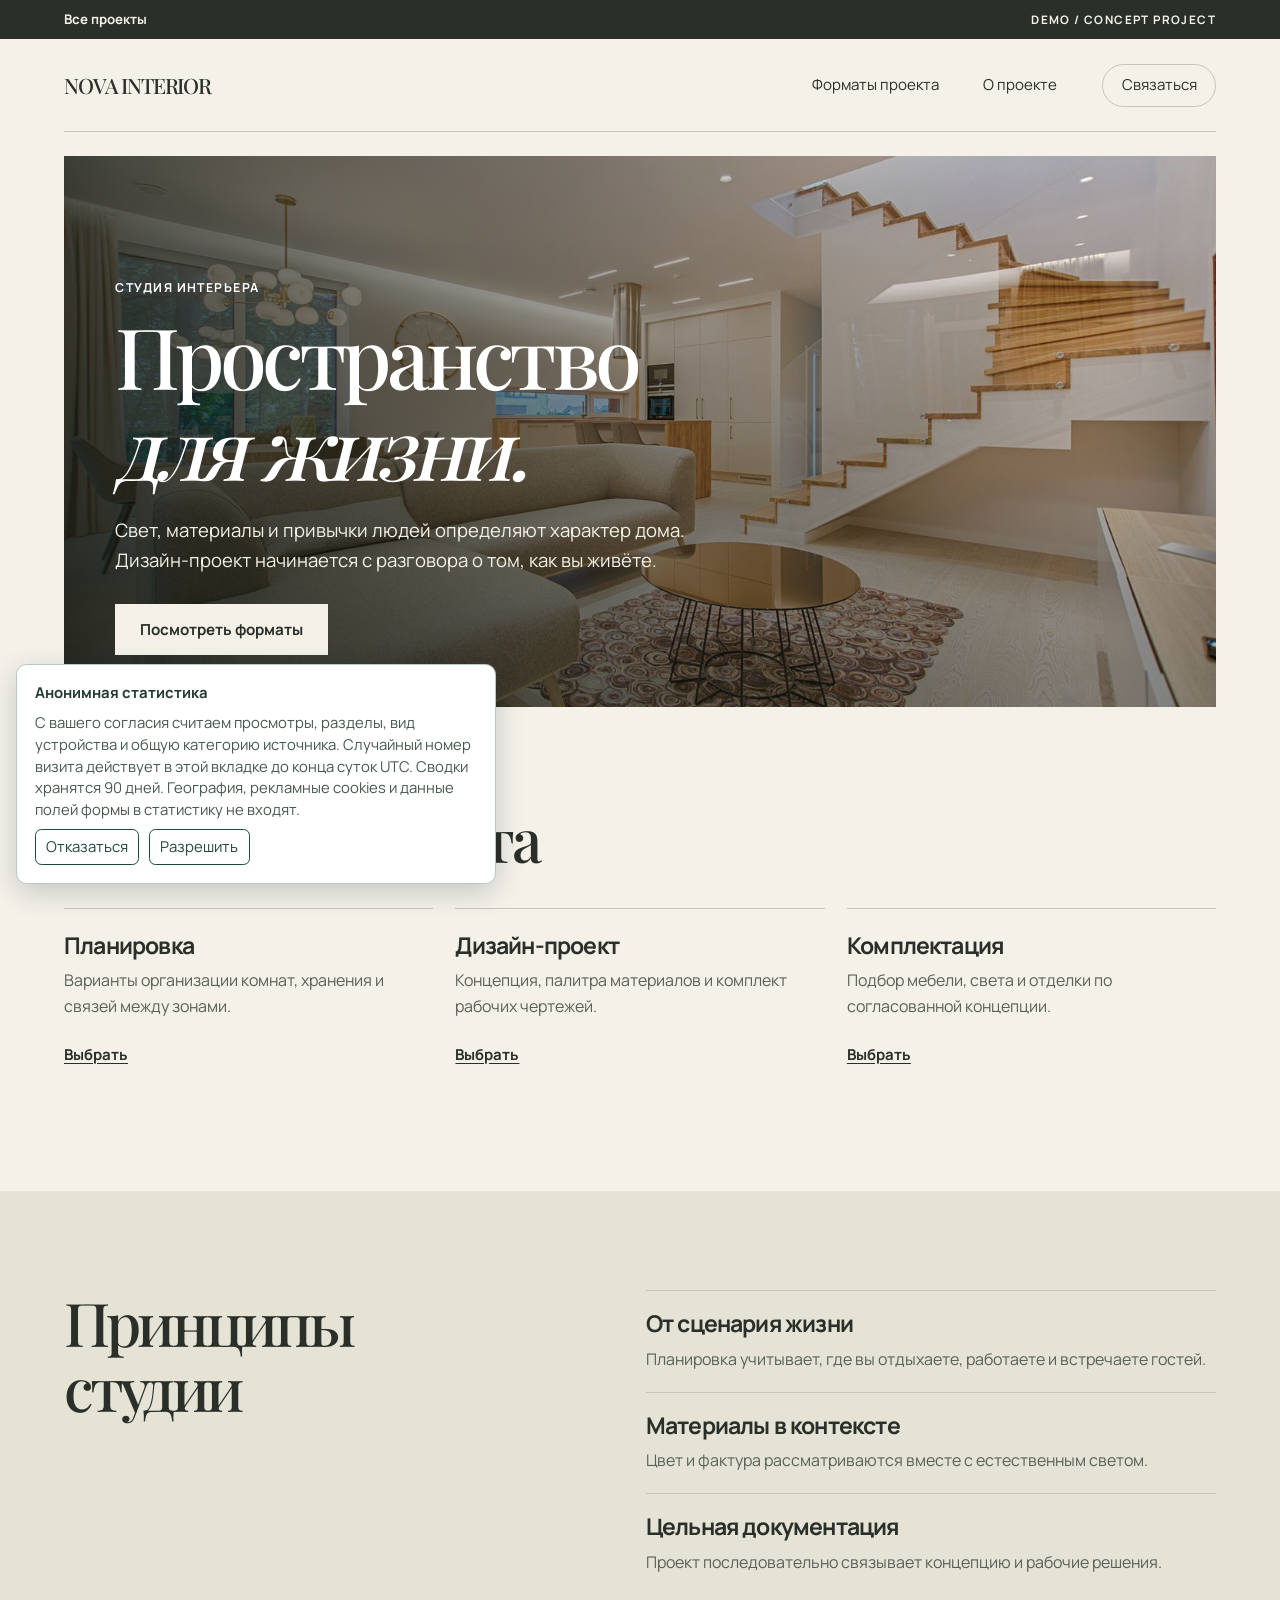
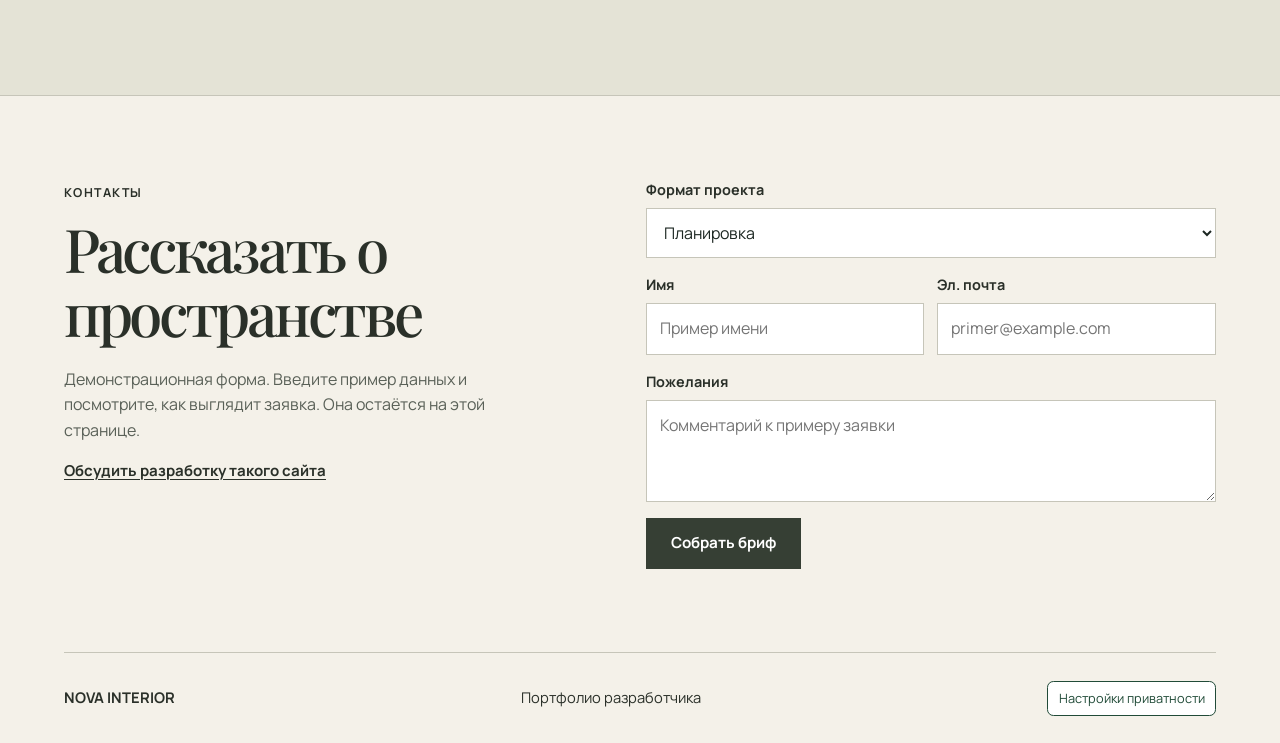
<file: demo/nova-interior/index.html>
<!DOCTYPE html>

<html lang="ru"><head><meta charset="utf-8"/><meta content="width=device-width, initial-scale=1" name="viewport"/><meta content="#162821" name="theme-color"/><title>NOVA INTERIOR — Студия интерьера · Концепт</title><meta content="Свет, материалы и привычки людей определяют характер дома. Дизайн-проект начинается с разговора о том, как вы живёте." name="description"/><link href="/assets/mark.svg" rel="icon" type="image/svg+xml"/><link href="/assets/fonts/fonts.css" rel="stylesheet"/><link href="/assets/styles.css" rel="stylesheet"/><script defer="" src="/assets/forms.js"></script><meta content="NOVA INTERIOR — Студия интерьера · Концепт" property="og:title"/><meta content="website" property="og:type"/><meta content="Свет, материалы и привычки людей определяют характер дома. Дизайн-проект начинается с разговора о том, как вы живёте." property="og:description"/><meta content="https://egorkaezkv-dotcom.github.io/assets/interior.jpg" property="og:image"/><meta content="https://egorkaezkv-dotcom.github.io/demo/nova-interior/" property="og:url"/><link href="https://egorkaezkv-dotcom.github.io/demo/nova-interior/" rel="canonical"/></head><body class="demo interior"><a class="skip" href="#main">К содержанию</a><div class="demobar"><div class="wrap"><a href="/portfolio/nova-interior/">Все проекты</a><span>DEMO / CONCEPT PROJECT</span></div></div><header class="wrap top"><a class="brand" href="./">NOVA INTERIOR</a><nav aria-label="Навигация проекта"><a href="#services">Форматы проекта</a><a href="#about">О проекте</a><a class="nav-cta" href="#contact">Связаться</a></nav></header><main id="main"><section class="concept-hero wrap"><div class="hero-copy"><div class="kicker">Студия интерьера</div><h1>Пространство <em>для жизни.</em></h1><p>Свет, материалы и привычки людей определяют характер дома. Дизайн-проект начинается с разговора о том, как вы живёте.</p><a class="button" href="#services">Посмотреть форматы</a></div><figure><img alt="Светлая гостиная с деревянными деталями и открытой лестницей" fetchpriority="high" src="/assets/interior.jpg"/></figure></section><section class="wrap section" id="services"><h2>Форматы проекта</h2><div class="services"><article class="service"><h3>Планировка</h3><p>Варианты организации комнат, хранения и связей между зонами.</p><a class="textlink choose" data-choice="0" href="#contact">Выбрать</a></article><article class="service"><h3>Дизайн-проект</h3><p>Концепция, палитра материалов и комплект рабочих чертежей.</p><a class="textlink choose" data-choice="1" href="#contact">Выбрать</a></article><article class="service"><h3>Комплектация</h3><p>Подбор мебели, света и отделки по согласованной концепции.</p><a class="textlink choose" data-choice="2" href="#contact">Выбрать</a></article></div></section><section class="story section" id="about"><div class="wrap story-grid"><h2>Принципы студии</h2><div class="benefits"><div><h3>От сценария жизни</h3><p>Планировка учитывает, где вы отдыхаете, работаете и встречаете гостей.</p></div><div><h3>Материалы в контексте</h3><p>Цвет и фактура рассматриваются вместе с естественным светом.</p></div><div><h3>Цельная документация</h3><p>Проект последовательно связывает концепцию и рабочие решения.</p></div></div></div></section><section class="contact-section" id="contact"><div class="wrap contact-grid"><div><span class="kicker">Контакты</span><h2>Рассказать о пространстве</h2><p>Демонстрационная форма. Введите пример данных и посмотрите, как выглядит заявка. Она остаётся на этой странице.</p><a class="textlink" href="/#contact">Обсудить разработку такого сайта</a></div><form data-demo=""><label>Формат проекта<select name="service"><option>Планировка</option><option>Дизайн-проект</option><option>Комплектация</option></select></label><div class="fieldrow"><label>Имя<input autocomplete="off" maxlength="80" name="name" placeholder="Пример имени" required=""/></label><label>Эл. почта<input autocomplete="off" maxlength="254" name="email" placeholder="primer@example.com" required="" type="email"/></label></div><label>Пожелания<textarea maxlength="600" name="message" placeholder="Комментарий к примеру заявки" rows="3"></textarea></label><button class="button">Собрать бриф</button><output aria-live="polite"></output></form></div></section></main><footer class="wrap foot"><b>NOVA INTERIOR</b><a href="/portfolio/nova-interior/">Портфолио разработчика</a></footer><script defer src="/assets/visits.js"></script></body></html>
</file>
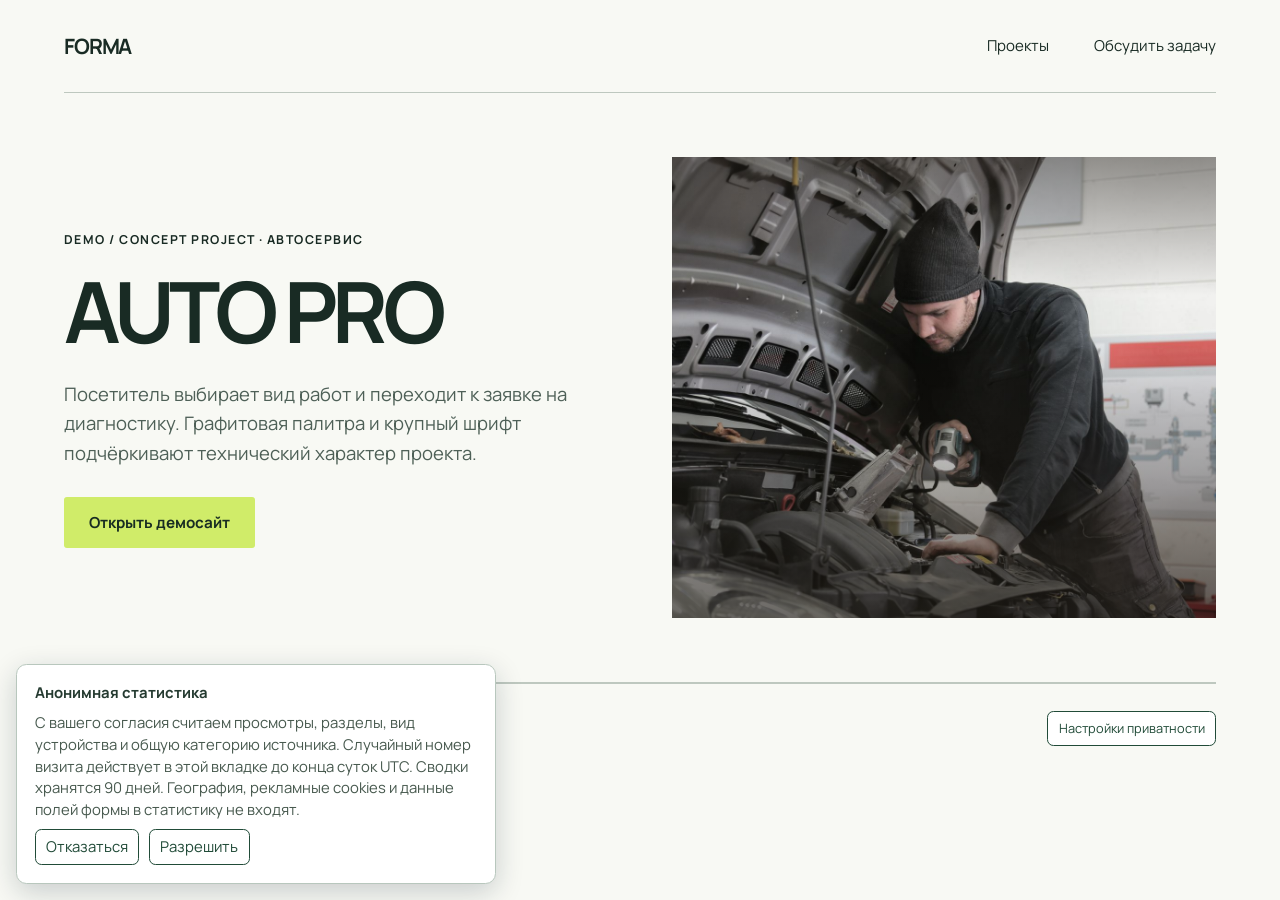
<file: portfolio/auto-pro/index.html>
<!DOCTYPE html>

<html lang="ru"><head><meta charset="utf-8"/><meta content="width=device-width,initial-scale=1" name="viewport"/><title>AUTO PRO — концепт FORMA</title><link href="/assets/fonts/fonts.css" rel="stylesheet"/><link href="/assets/styles.css" rel="stylesheet"/><meta content="Посетитель выбирает вид работ и переходит к заявке на диагностику. Графитовая палитра и крупный шрифт подчёркивают технический характер проекта." name="description"/><meta content="AUTO PRO — концепт FORMA" property="og:title"/><meta content="website" property="og:type"/><meta content="Посетитель выбирает вид работ и переходит к заявке на диагностику. Графитовая палитра и крупный шрифт подчёркивают технический характер проекта." property="og:description"/><meta content="https://egorkaezkv-dotcom.github.io/assets/auto.jpg" property="og:image"/><meta content="https://egorkaezkv-dotcom.github.io/portfolio/auto-pro/" property="og:url"/><link href="https://egorkaezkv-dotcom.github.io/portfolio/auto-pro/" rel="canonical"/><link href="/assets/mark.svg" rel="icon"/></head><body class="studio"><header class="top wrap"><a class="brand" href="/">FORMA</a><nav><a href="/portfolio/">Проекты</a><a href="/#contact">Обсудить задачу</a></nav></header><main><section class="studio-hero wrap"><div class="hero-copy"><span class="kicker">DEMO / CONCEPT PROJECT · Автосервис</span><h1>AUTO PRO</h1><p>Посетитель выбирает вид работ и переходит к заявке на диагностику. Графитовая палитра и крупный шрифт подчёркивают технический характер проекта.</p><a class="button" href="/demo/auto-pro/">Открыть демосайт</a></div><div class="editorial"><img alt="Автосервис" src="/assets/auto.jpg"/></div></section></main><footer class="foot wrap"><a href="/">FORMA · На главную</a></footer><script defer src="/assets/visits.js"></script></body></html>
</file>
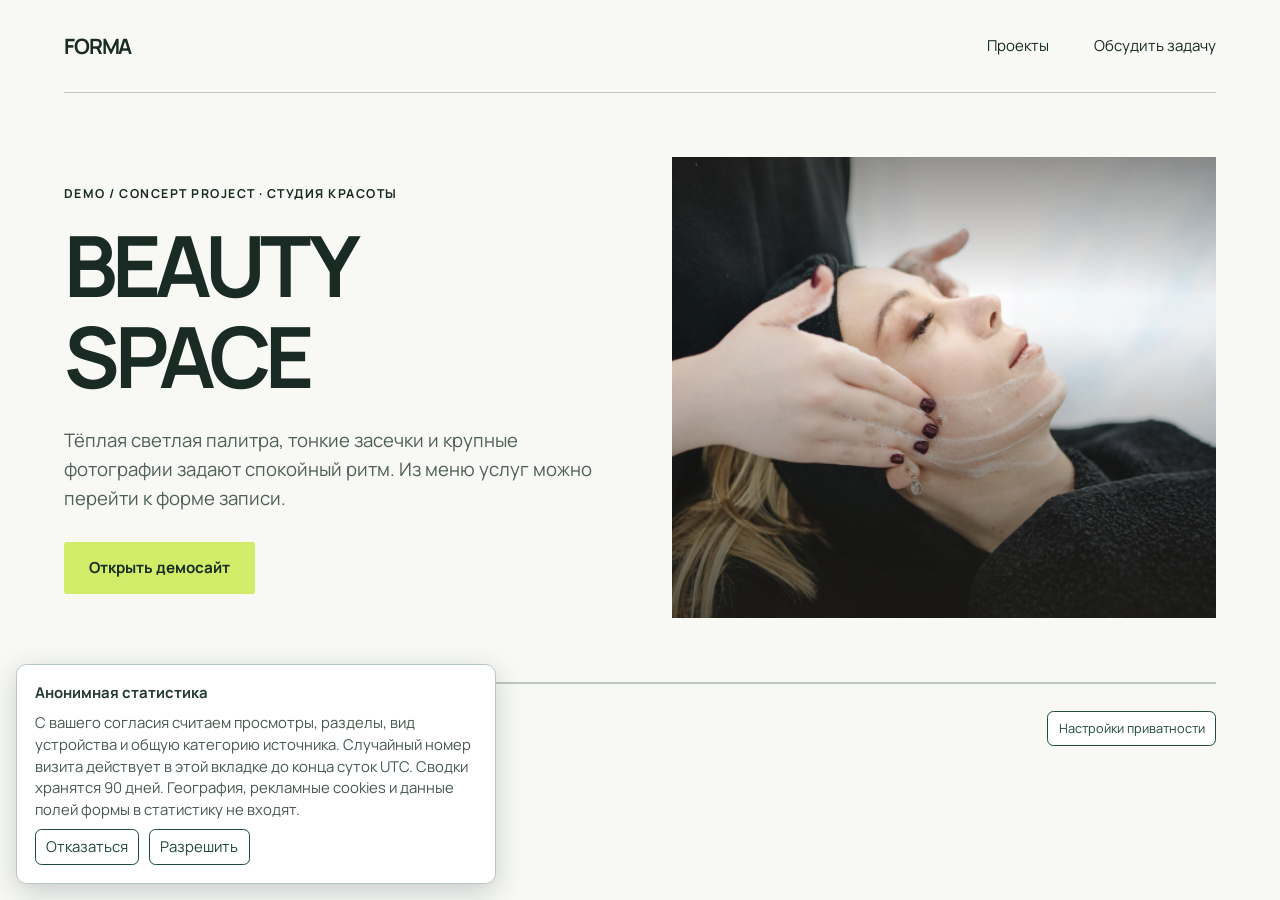
<file: portfolio/beauty-space/index.html>
<!DOCTYPE html>

<html lang="ru"><head><meta charset="utf-8"/><meta content="width=device-width,initial-scale=1" name="viewport"/><title>BEAUTY SPACE — концепт FORMA</title><link href="/assets/fonts/fonts.css" rel="stylesheet"/><link href="/assets/styles.css" rel="stylesheet"/><meta content="Тёплая светлая палитра, тонкие засечки и крупные фотографии задают спокойный ритм. Из меню услуг можно перейти к форме записи." name="description"/><meta content="BEAUTY SPACE — концепт FORMA" property="og:title"/><meta content="website" property="og:type"/><meta content="Тёплая светлая палитра, тонкие засечки и крупные фотографии задают спокойный ритм. Из меню услуг можно перейти к форме записи." property="og:description"/><meta content="https://egorkaezkv-dotcom.github.io/assets/beauty.jpg" property="og:image"/><meta content="https://egorkaezkv-dotcom.github.io/portfolio/beauty-space/" property="og:url"/><link href="https://egorkaezkv-dotcom.github.io/portfolio/beauty-space/" rel="canonical"/><link href="/assets/mark.svg" rel="icon"/></head><body class="studio"><header class="top wrap"><a class="brand" href="/">FORMA</a><nav><a href="/portfolio/">Проекты</a><a href="/#contact">Обсудить задачу</a></nav></header><main><section class="studio-hero wrap"><div class="hero-copy"><span class="kicker">DEMO / CONCEPT PROJECT · Студия красоты</span><h1>BEAUTY SPACE</h1><p>Тёплая светлая палитра, тонкие засечки и крупные фотографии задают спокойный ритм. Из меню услуг можно перейти к форме записи.</p><a class="button" href="/demo/beauty-space/">Открыть демосайт</a></div><div class="editorial"><img alt="Студия красоты" src="/assets/beauty.jpg"/></div></section></main><footer class="foot wrap"><a href="/">FORMA · На главную</a></footer><script defer src="/assets/visits.js"></script></body></html>
</file>
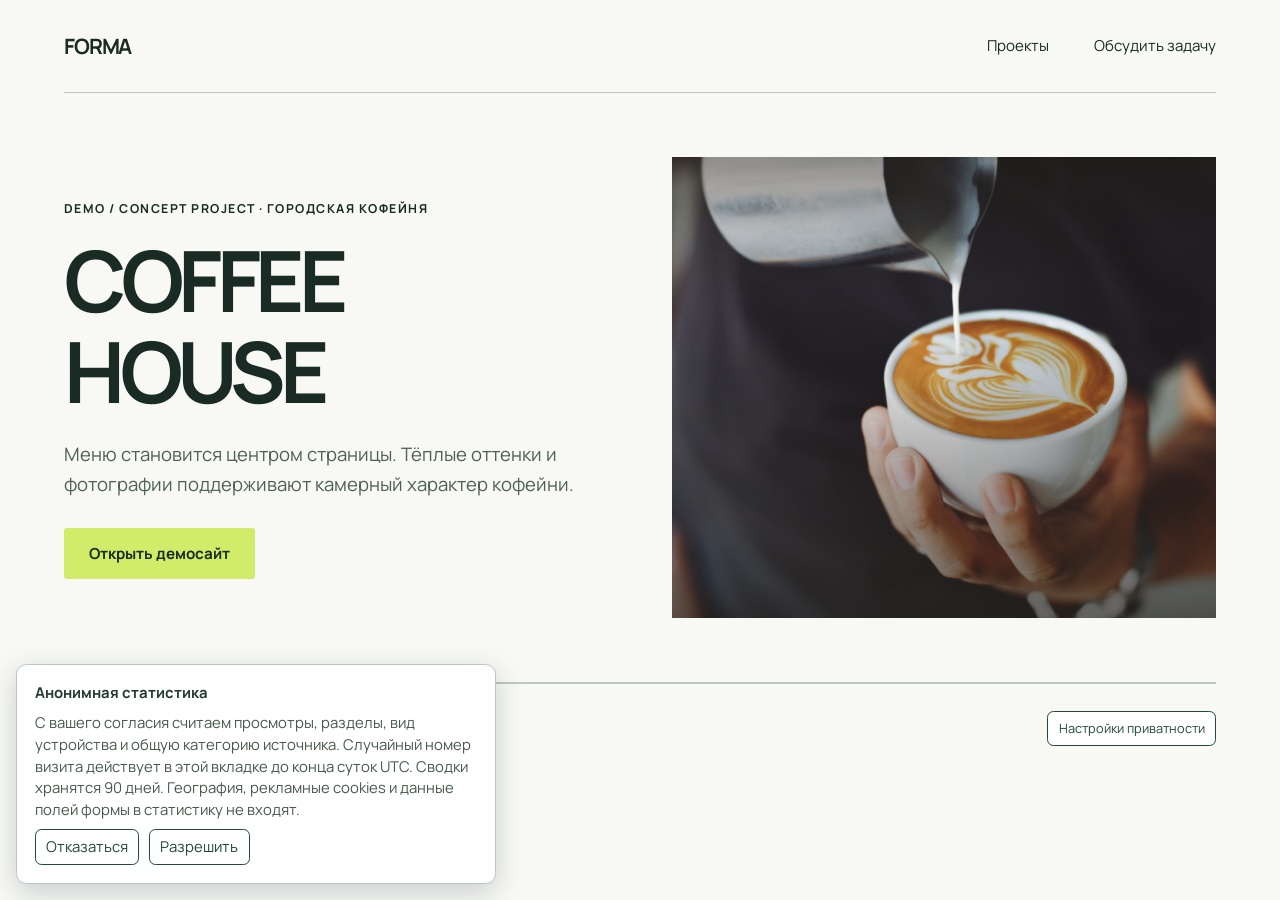
<file: portfolio/coffee-house/index.html>
<!DOCTYPE html>

<html lang="ru"><head><meta charset="utf-8"/><meta content="width=device-width,initial-scale=1" name="viewport"/><title>COFFEE HOUSE — концепт FORMA</title><link href="/assets/fonts/fonts.css" rel="stylesheet"/><link href="/assets/styles.css" rel="stylesheet"/><meta content="Меню становится центром страницы. Тёплые оттенки и фотографии поддерживают камерный характер кофейни." name="description"/><meta content="COFFEE HOUSE — концепт FORMA" property="og:title"/><meta content="website" property="og:type"/><meta content="Меню становится центром страницы. Тёплые оттенки и фотографии поддерживают камерный характер кофейни." property="og:description"/><meta content="https://egorkaezkv-dotcom.github.io/assets/coffee.jpg" property="og:image"/><meta content="https://egorkaezkv-dotcom.github.io/portfolio/coffee-house/" property="og:url"/><link href="https://egorkaezkv-dotcom.github.io/portfolio/coffee-house/" rel="canonical"/><link href="/assets/mark.svg" rel="icon"/></head><body class="studio"><header class="top wrap"><a class="brand" href="/">FORMA</a><nav><a href="/portfolio/">Проекты</a><a href="/#contact">Обсудить задачу</a></nav></header><main><section class="studio-hero wrap"><div class="hero-copy"><span class="kicker">DEMO / CONCEPT PROJECT · Городская кофейня</span><h1>COFFEE HOUSE</h1><p>Меню становится центром страницы. Тёплые оттенки и фотографии поддерживают камерный характер кофейни.</p><a class="button" href="/demo/coffee-house/">Открыть демосайт</a></div><div class="editorial"><img alt="Городская кофейня" src="/assets/coffee.jpg"/></div></section></main><footer class="foot wrap"><a href="/">FORMA · На главную</a></footer><script defer src="/assets/visits.js"></script></body></html>
</file>
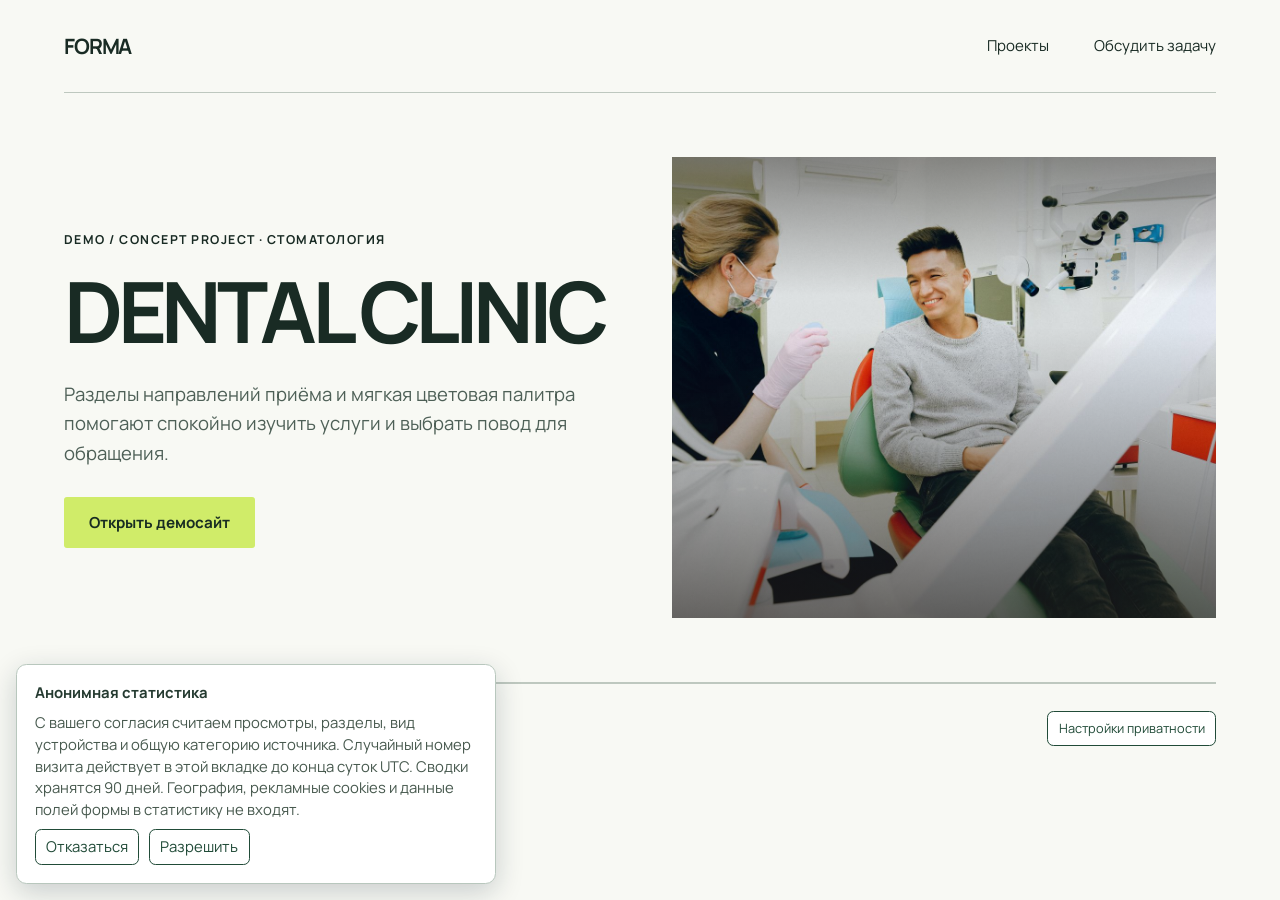
<file: portfolio/dental-clinic/index.html>
<!DOCTYPE html>

<html lang="ru"><head><meta charset="utf-8"/><meta content="width=device-width,initial-scale=1" name="viewport"/><title>DENTAL CLINIC — концепт FORMA</title><link href="/assets/fonts/fonts.css" rel="stylesheet"/><link href="/assets/styles.css" rel="stylesheet"/><meta content="Разделы направлений приёма и мягкая цветовая палитра помогают спокойно изучить услуги и выбрать повод для обращения." name="description"/><meta content="DENTAL CLINIC — концепт FORMA" property="og:title"/><meta content="website" property="og:type"/><meta content="Разделы направлений приёма и мягкая цветовая палитра помогают спокойно изучить услуги и выбрать повод для обращения." property="og:description"/><meta content="https://egorkaezkv-dotcom.github.io/assets/dental.jpg" property="og:image"/><meta content="https://egorkaezkv-dotcom.github.io/portfolio/dental-clinic/" property="og:url"/><link href="https://egorkaezkv-dotcom.github.io/portfolio/dental-clinic/" rel="canonical"/><link href="/assets/mark.svg" rel="icon"/></head><body class="studio"><header class="top wrap"><a class="brand" href="/">FORMA</a><nav><a href="/portfolio/">Проекты</a><a href="/#contact">Обсудить задачу</a></nav></header><main><section class="studio-hero wrap"><div class="hero-copy"><span class="kicker">DEMO / CONCEPT PROJECT · Стоматология</span><h1>DENTAL CLINIC</h1><p>Разделы направлений приёма и мягкая цветовая палитра помогают спокойно изучить услуги и выбрать повод для обращения.</p><a class="button" href="/demo/dental-clinic/">Открыть демосайт</a></div><div class="editorial"><img alt="Стоматология" src="/assets/dental.jpg"/></div></section></main><footer class="foot wrap"><a href="/">FORMA · На главную</a></footer><script defer src="/assets/visits.js"></script></body></html>
</file>
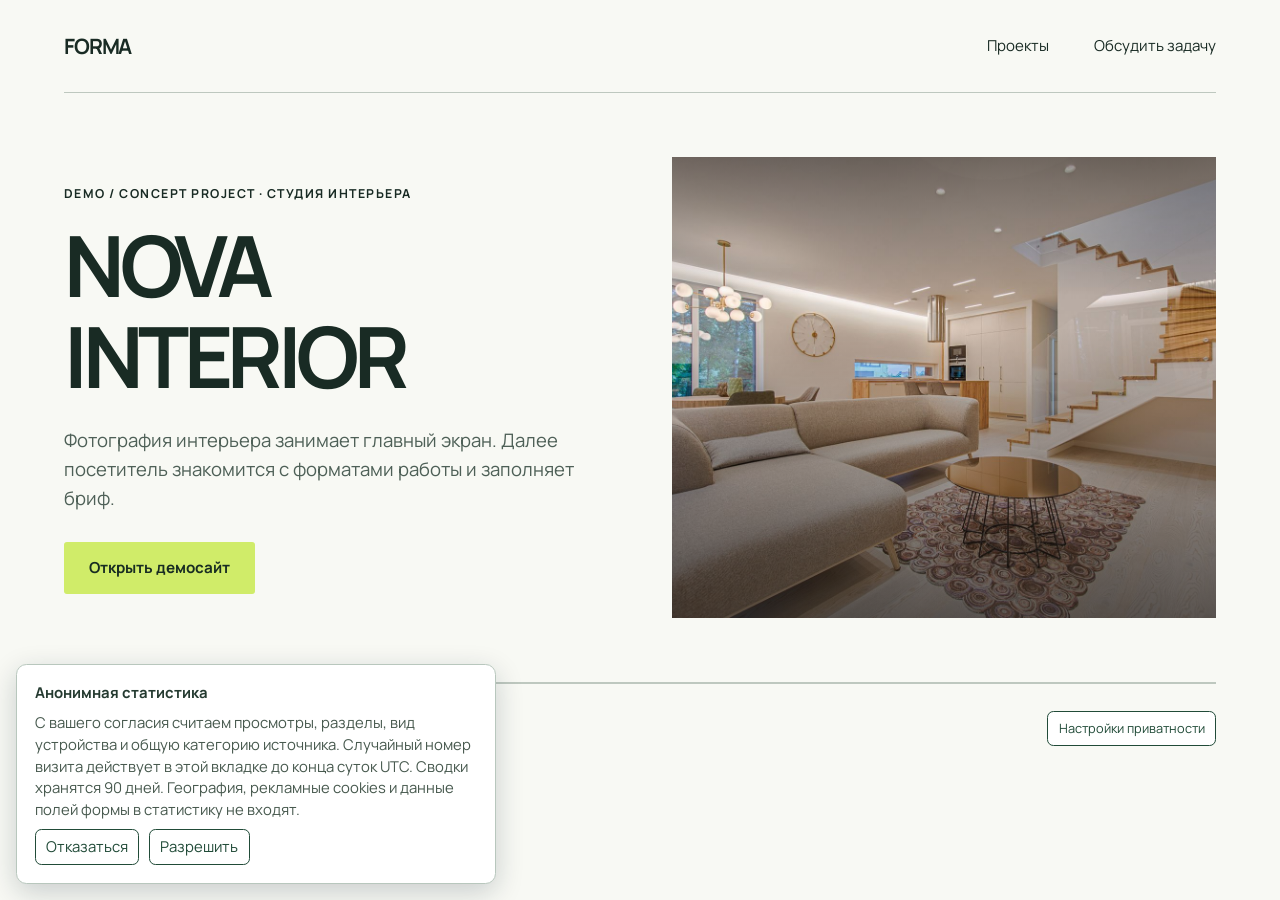
<file: portfolio/nova-interior/index.html>
<!DOCTYPE html>

<html lang="ru"><head><meta charset="utf-8"/><meta content="width=device-width,initial-scale=1" name="viewport"/><title>NOVA INTERIOR — концепт FORMA</title><link href="/assets/fonts/fonts.css" rel="stylesheet"/><link href="/assets/styles.css" rel="stylesheet"/><meta content="Фотография интерьера занимает главный экран. Далее посетитель знакомится с форматами работы и заполняет бриф." name="description"/><meta content="NOVA INTERIOR — концепт FORMA" property="og:title"/><meta content="website" property="og:type"/><meta content="Фотография интерьера занимает главный экран. Далее посетитель знакомится с форматами работы и заполняет бриф." property="og:description"/><meta content="https://egorkaezkv-dotcom.github.io/assets/interior.jpg" property="og:image"/><meta content="https://egorkaezkv-dotcom.github.io/portfolio/nova-interior/" property="og:url"/><link href="https://egorkaezkv-dotcom.github.io/portfolio/nova-interior/" rel="canonical"/><link href="/assets/mark.svg" rel="icon"/></head><body class="studio"><header class="top wrap"><a class="brand" href="/">FORMA</a><nav><a href="/portfolio/">Проекты</a><a href="/#contact">Обсудить задачу</a></nav></header><main><section class="studio-hero wrap"><div class="hero-copy"><span class="kicker">DEMO / CONCEPT PROJECT · Студия интерьера</span><h1>NOVA INTERIOR</h1><p>Фотография интерьера занимает главный экран. Далее посетитель знакомится с форматами работы и заполняет бриф.</p><a class="button" href="/demo/nova-interior/">Открыть демосайт</a></div><div class="editorial"><img alt="Студия интерьера" src="/assets/interior.jpg"/></div></section></main><footer class="foot wrap"><a href="/">FORMA · На главную</a></footer><script defer src="/assets/visits.js"></script></body></html>
</file>
<file: assets/fonts/fonts.css>
@font-face {
  font-family: 'Manrope';
  font-style: normal;
  font-weight: 400;
  font-display: swap;
  src: url(manrope-400.ttf) format('truetype');
}

@font-face {
  font-family: 'Manrope';
  font-style: normal;
  font-weight: 700;
  font-display: swap;
  src: url(manrope-700.ttf) format('truetype');
}

@font-face {
  font-family: 'Playfair Display';
  font-style: normal;
  font-weight: 500;
  font-display: swap;
  src: url(playfair-display-500.ttf) format('truetype');
}

@font-face {
  font-family: 'Roboto Condensed';
  font-style: normal;
  font-weight: 800;
  font-display: swap;
  src: url(roboto-condensed-800.ttf) format('truetype');
}
</file>
<file: assets/styles.css>
*{box-sizing:border-box}
:root{--paper:#f8f9f4;--ink:#192b24;--muted:#4e6057;--accent:#d0ec69;--accent-ink:#182c22;--soft:#e9eee4;--line:#bec8bf;--display:Manrope,Arial,sans-serif;--curve:3px;color-scheme:light;font-family:Manrope,Arial,sans-serif}
html{scroll-behavior:smooth;scroll-padding-top:1rem}
body{margin:0;background:var(--paper);color:var(--ink);font-size:1rem;line-height:1.58}
img{display:block;width:100%;height:100%;object-fit:cover}
a{color:inherit;text-decoration:none} a:hover{text-decoration:underline;text-underline-offset:.2em}
:focus-visible{outline:3px solid #1279b4;outline-offset:4px}
button,input,select,textarea{font:inherit}
button,a.button{cursor:pointer}
button:disabled{cursor:wait;opacity:.65}
h1,h2,h3,p,figure{margin:0}
h1,h2,h3{line-height:1.08;text-wrap:balance}
h1,h2{font-family:var(--display);font-weight:700;letter-spacing:-.065em}
h1{font-size:clamp(3.2rem,6.6vw,6.8rem)}
h2{font-size:clamp(2.45rem,4.7vw,4.8rem)}
h3{font-size:clamp(1.2rem,1.8vw,1.65rem);letter-spacing:-.035em}
p{color:var(--muted)}
em{font-family:'Playfair Display',Georgia,serif;font-weight:500}
.wrap{width:min(90%,78rem);margin-inline:auto}
.section{padding-block:clamp(4rem,7.8vw,7.5rem)}
.skip{position:fixed;left:1rem;top:-6rem;background:white;padding:.6rem;z-index:20}
.skip:focus{top:1rem}
.kicker,.editorial-top,.demobar{font:700 .77rem/1.4 Manrope,Arial,sans-serif;text-transform:uppercase;letter-spacing:.12em}
.top,.top nav,.foot,.demobar .wrap,.sectionhead,.project-caption{display:flex;align-items:center;justify-content:space-between;gap:1rem}
.top{min-height:5.8rem;border-bottom:1px solid var(--line)}
.top nav{gap:clamp(.8rem,3.5vw,3.6rem);font-size:.94rem}
.brand{font-weight:700;letter-spacing:-.055em;font-size:1.32rem}
.nav-cta{border:1px solid var(--line);padding:.54rem 1.15rem;border-radius:30px}
.button{font-size:.95rem;display:inline-flex;align-items:center;justify-content:center;min-height:3.1rem;padding:.8rem 1.5rem;font-weight:700;border:1px solid transparent;border-radius:var(--curve);background:var(--accent);color:var(--accent-ink);transition:transform .16s ease,filter .16s ease}
.button:hover{transform:translateY(-2px);filter:brightness(.96);text-decoration:none}
.hero-copy,.editorial{animation:arrive .5s ease-out both}
@keyframes arrive{from{opacity:0;transform:translateY(10px)}to{opacity:1;transform:none}}
.hero-copy{align-self:center}
.hero-copy h1{margin:.85rem 0 1.5rem}
.hero-copy>p{max-width:36rem;font-size:clamp(1rem,1.45vw,1.16rem)}
.hero-copy .button{margin-top:1.8rem}
.studio-mark{display:flex;align-items:center;gap:.55rem}
.studio-mark i{width:1.65rem;height:1.65rem;border:2px solid;border-radius:50%;position:relative}
.studio-mark i:before{content:'';position:absolute;inset:4px;border:1.5px solid;border-radius:50%}
.studio-mark i:after{content:'';width:1.15rem;height:2px;background:currentColor;position:absolute;left:50%;top:46%;transform-origin:left;transform:rotate(-45deg)}
.studio-hero,.concept-hero{display:grid;grid-template-columns:1fr 1fr;gap:clamp(1.5rem,5vw,5rem);align-items:stretch;padding-block:clamp(2rem,5vw,5rem)}
.studio-hero{border-bottom:1px solid var(--line)}
.studio-hero .hero-copy h1{max-width:7em}
.studio-hero .hero-copy h1 em{color:#41614b}
.editorial{display:grid;position:relative;isolation:isolate;min-height:clamp(23rem,36vw,34rem);color:white;overflow:hidden}
.editorial img,.editorial:after{position:absolute;inset:0;z-index:-2}
.editorial:after{content:'';z-index:-1;background:linear-gradient(0deg,#201c16aa,transparent 63%),linear-gradient(180deg,#201c167a,transparent 30%)}
.editorial-top{align-self:start;margin:1.6rem}
.editorial-title{align-self:end;line-height:.78;font-size:clamp(3.3rem,6.5vw,6.3rem);font-weight:700;letter-spacing:-.07em;padding:1.6rem}
.editorial-title i{font:italic 500 .95em/.95 'Playfair Display',Georgia,serif}
.editorial:hover{text-decoration:none}
.sectionhead{align-items:end;margin-bottom:2.5rem}
.sectionhead h2,.story-grid .kicker+h2,.contact-grid .kicker+h2{margin-top:.7rem}
.sectionhead p{max-width:23rem}
.projects{display:grid;grid-template-columns:1fr 1fr;gap:2.7rem 1.7rem}
.project{display:block}
.project:hover{text-decoration:none}
.project-visual{height:clamp(12rem,24vw,22rem);position:relative;isolation:isolate;overflow:hidden;background:#24332e}
.project-visual img{transition:transform .35s ease}
.project:hover img{transform:scale(1.035)}
.project-visual:after{content:'';position:absolute;inset:0;background:linear-gradient(0deg,#0009,transparent 75%)}
.project-visual span{position:absolute;z-index:1;bottom:1rem;left:1rem;color:white;line-height:1;font-size:clamp(1.6rem,3vw,3rem);letter-spacing:-.055em}
.project-visual.beauty span,.project-visual.interior span,.project-visual.coffee span{font-family:'Playfair Display',Georgia,serif}
.project-visual.auto span{font-family:'Roboto Condensed',Arial,sans-serif;color:#dbf94e}
.project-caption{padding-top:1rem}
.project-caption p{margin-top:.25rem}
.open{font-size:1.5rem}
.studio-story,.story{background:var(--soft)}
.story-grid,.contact-grid{display:grid;grid-template-columns:.9fr 1.1fr;gap:clamp(2rem,9vw,10rem)}
.story-grid h2+p,.contact-grid h2+p{margin-top:1.35rem;max-width:32rem}
.benefits>div{border-top:1px solid var(--line);padding-block:1.25rem}
.benefits p,.service p,.process p{margin-top:.65rem}
.process{list-style:none;display:grid;grid-template-columns:repeat(4,1fr);gap:1.3rem;counter-reset:phase;margin:2.8rem 0 0;padding:0}
.process li{border-top:1px solid var(--line);padding-top:1rem;counter-increment:phase}
.process li:before{content:counter(phase,decimal-leading-zero);display:block;margin-bottom:1.6rem;color:var(--muted);font:700 .84rem/1 Manrope,sans-serif}
.contact-section{padding-block:clamp(4rem,6.5vw,6rem);border-top:1px solid var(--line)}
.studio .contact-section{background:#20382c;--ink:#f4f6e9;--muted:#cad9c7;--line:#68806e;color:var(--ink)}
form,label{display:grid;align-content:start;gap:.4rem}
form{gap:1rem}
label{font-size:.9rem;font-weight:700}
input,select,textarea{width:100%;min-width:0;padding:.75rem .8rem;border:1px solid var(--line);border-radius:var(--curve);background:#fff;color:#1c2722;font-size:1rem;font-weight:400}
textarea{resize:vertical;min-height:5.4rem}
.fieldrow{display:grid;grid-template-columns:1fr 1fr;gap:.8rem}
.consent{grid-template-columns:auto 1fr;align-items:start;gap:.7rem;font-weight:400;color:var(--muted)}
.consent input{width:1.05rem;height:1.05rem;margin:.15rem 0;accent-color:#577747}
form button{justify-self:start}
output{display:grid;gap:.3rem;overflow-wrap:anywhere}
output:empty{display:none}
output:not(:empty){border-left:3px solid var(--line);padding:.6rem .9rem}
.foot{border-top:1px solid var(--line);padding-block:1.7rem;font-size:.92rem}
.demobar{background:var(--ink);color:var(--paper);padding:.65rem 0;font-size:.73rem}
.demobar a{font-size:.83rem;letter-spacing:0;text-transform:none}
.concept-hero figure{min-height:clamp(22rem,36vw,35rem);overflow:hidden;border-radius:var(--curve)}
.services{display:grid;grid-template-columns:repeat(3,1fr);gap:1.4rem;margin-top:2.3rem}
.service{padding:1.6rem;border:1px solid var(--line);display:flex;flex-direction:column;align-items:start;border-radius:var(--curve)}
.service p{margin-bottom:1.5rem}
.textlink{font-size:.94rem;text-decoration:underline;text-underline-offset:.22em;font-weight:700;display:inline-block}
.service .choose{margin-top:auto}
.contact-grid .textlink{margin-top:1rem}
.beauty{--paper:#faf4ef;--ink:#40242b;--muted:#68555a;--line:#d6bbb7;--soft:#efdedb;--accent:#713946;--accent-ink:#fff;--display:'Playfair Display',Georgia,serif;--curve:2px}
.beauty .brand,.interior .brand,.coffee .brand{font-family:'Playfair Display',Georgia,serif;font-weight:500}
.beauty h1,.beauty h2,.interior h1,.interior h2,.coffee h1,.coffee h2{font-weight:500;letter-spacing:-.055em}
.beauty .concept-hero figure{border-radius:48% 48% 2px 2px;max-width:34rem}
.beauty .concept-hero img{object-position:50% 44%}
.beauty .service{border-width:1px 0 0;padding:1.25rem 0}
.auto{--paper:#1b1d1b;--ink:#f2f2e9;--muted:#c2c5b9;--line:#52564d;--soft:#292d27;--accent:#d9fb53;--accent-ink:#191e13;--display:'Roboto Condensed',Arial,sans-serif;--curve:0px}
.auto h1,.auto h2,.auto .brand{font-family:var(--display);text-transform:uppercase;font-weight:800;letter-spacing:-.04em}
.auto h1 em{font:inherit;color:var(--accent)}
.auto .demobar{background:var(--accent);color:var(--paper)}
.auto .concept-hero{gap:0;grid-template-columns:1fr 1.15fr}
.auto .concept-hero figure{clip-path:polygon(12% 0,100% 0,100% 100%,0 100%)}
.auto .hero-copy{padding-right:1.6rem}
.auto .service{border-top:3px solid var(--accent)}
.dental{--paper:#f6fcfb;--ink:#093e45;--muted:#426367;--line:#bad4d0;--soft:#dff1eb;--accent:#056861;--accent-ink:white;--curve:16px}
.dental .concept-hero{padding:2.5rem;margin-top:2rem;background:var(--soft);border-radius:2.5rem}
.dental .concept-hero h1{font-size:clamp(3rem,5.2vw,5.5rem)}
.dental .concept-hero figure{border-radius:42% 42% 1.2rem 1.2rem;min-height:24rem}
.dental h1 em{font:inherit;color:#176d66}
.dental .button,.beauty .button,.coffee .button{border-radius:99px}
.dental .service{background:white}
.interior{--paper:#f4f1e9;--ink:#2a3029;--muted:#596057;--line:#c6c5b9;--soft:#e4e3d6;--accent:#363f34;--accent-ink:white;--display:'Playfair Display',Georgia,serif;--curve:0}
.interior .concept-hero{position:relative;isolation:isolate;min-height:clamp(28rem,43vw,43rem);margin-top:1.5rem;padding:clamp(1.5rem,4vw,4rem);align-content:end;display:block;color:white}
.interior .concept-hero figure,.interior .concept-hero:after{position:absolute;inset:0;z-index:-2}
.interior .concept-hero:after{content:'';z-index:-1;background:linear-gradient(80deg,#171b12d9,transparent 85%),linear-gradient(0deg,#1e211367,transparent 85%)}
.interior .hero-copy{max-width:47rem}
.interior .hero-copy p{color:#f5f2e6}
.interior .hero-copy .button{background:var(--paper);color:var(--ink)}
.interior .service{border-width:1px 0 0;padding:1.5rem 0}
.coffee{--paper:#fff6e4;--ink:#4a2621;--muted:#715349;--line:#d6baa6;--soft:#eddbc4;--accent:#7d2e25;--accent-ink:#fff8ed;--display:'Playfair Display',Georgia,serif;--curve:8px}
.coffee .concept-hero{grid-template-columns:.9fr 1fr}
.coffee .concept-hero .hero-copy{order:2}
.coffee .concept-hero figure{border-radius:5rem .4rem 5rem .4rem}
.coffee .service{background:#fcf0d8;border:1px solid #d3b095}
@media(max-width:790px){
 .top nav{gap:.8rem}.top{min-height:4.5rem}
 .studio-hero,.concept-hero,.auto .concept-hero,.coffee .concept-hero{grid-template-columns:1fr;gap:2rem}
 .concept-hero figure,.dental .concept-hero figure{height:clamp(16rem,54vw,25rem);min-height:0}
 .beauty .concept-hero figure{max-width:none;border-radius:7rem 7rem 2px 2px}
 .auto .concept-hero figure{clip-path:polygon(0 0,100% 0,100% 90%,0 100%)}
 .dental .concept-hero{padding:1.5rem}
 .coffee .concept-hero .hero-copy{order:0}
 .studio-hero .hero-copy h1{max-width:11em}
 .editorial{min-height:clamp(17rem,55vw,25rem)}
 .story-grid,.contact-grid{grid-template-columns:1fr;gap:2rem}
 .services{grid-template-columns:1fr;gap:1rem}
 .process{grid-template-columns:repeat(2,1fr)}
 .sectionhead{display:grid;gap:1rem}
 .sectionhead p{max-width:35rem}
 .interior .concept-hero figure{height:auto}
}
@media(max-width:560px){
 .wrap{width:91%}
 .top{align-items:flex-start;flex-direction:column;padding:.9rem 0;gap:.7rem}
 .top nav{width:100%;justify-content:flex-start;flex-wrap:wrap;font-size:.85rem}
 .nav-cta{padding:.28rem .7rem}
 .projects,.fieldrow{grid-template-columns:1fr}
 .project-visual{height:58vw}
 .process{gap:1rem}
 .projects{gap:1.7rem}
 .foot{font-size:.82rem}
 .contact-grid h2{overflow-wrap:anywhere}
}
@media(prefers-reduced-motion:reduce){html{scroll-behavior:auto}*,*:before,*:after{animation:none!important;transition:none!important}}
@media(max-width:380px){.interior .hero-copy h1{font-size:2.35rem}.concept-hero h1,.contact-grid h2{hyphens:auto;overflow-wrap:anywhere}}

.privacy-panel{position:fixed;z-index:20;bottom:1rem;left:1rem;width:min(30rem,calc(100% - 2rem));max-height:65vh;overflow:auto;padding:1.1rem;background:#fff;color:#243a30;border:1px solid #b8c7bd;border-radius:.65rem;box-shadow:0 8px 28px #1233;font:400 .93rem/1.45 Manrope,Arial,sans-serif}
.privacy-panel[hidden]{display:none}.privacy-panel p{margin:.55rem 0;color:#47594e}.privacy-panel div{display:flex;gap:.6rem}.privacy-panel button,.privacy-toggle{font:inherit;padding:.4rem .65rem;cursor:pointer;border:1px solid currentColor;color:#214b38;background:white;border-radius:.4rem}.privacy-toggle{font-size:.8rem}.foot{flex-wrap:wrap}.privacy-panel p:empty{display:none}
</file>
